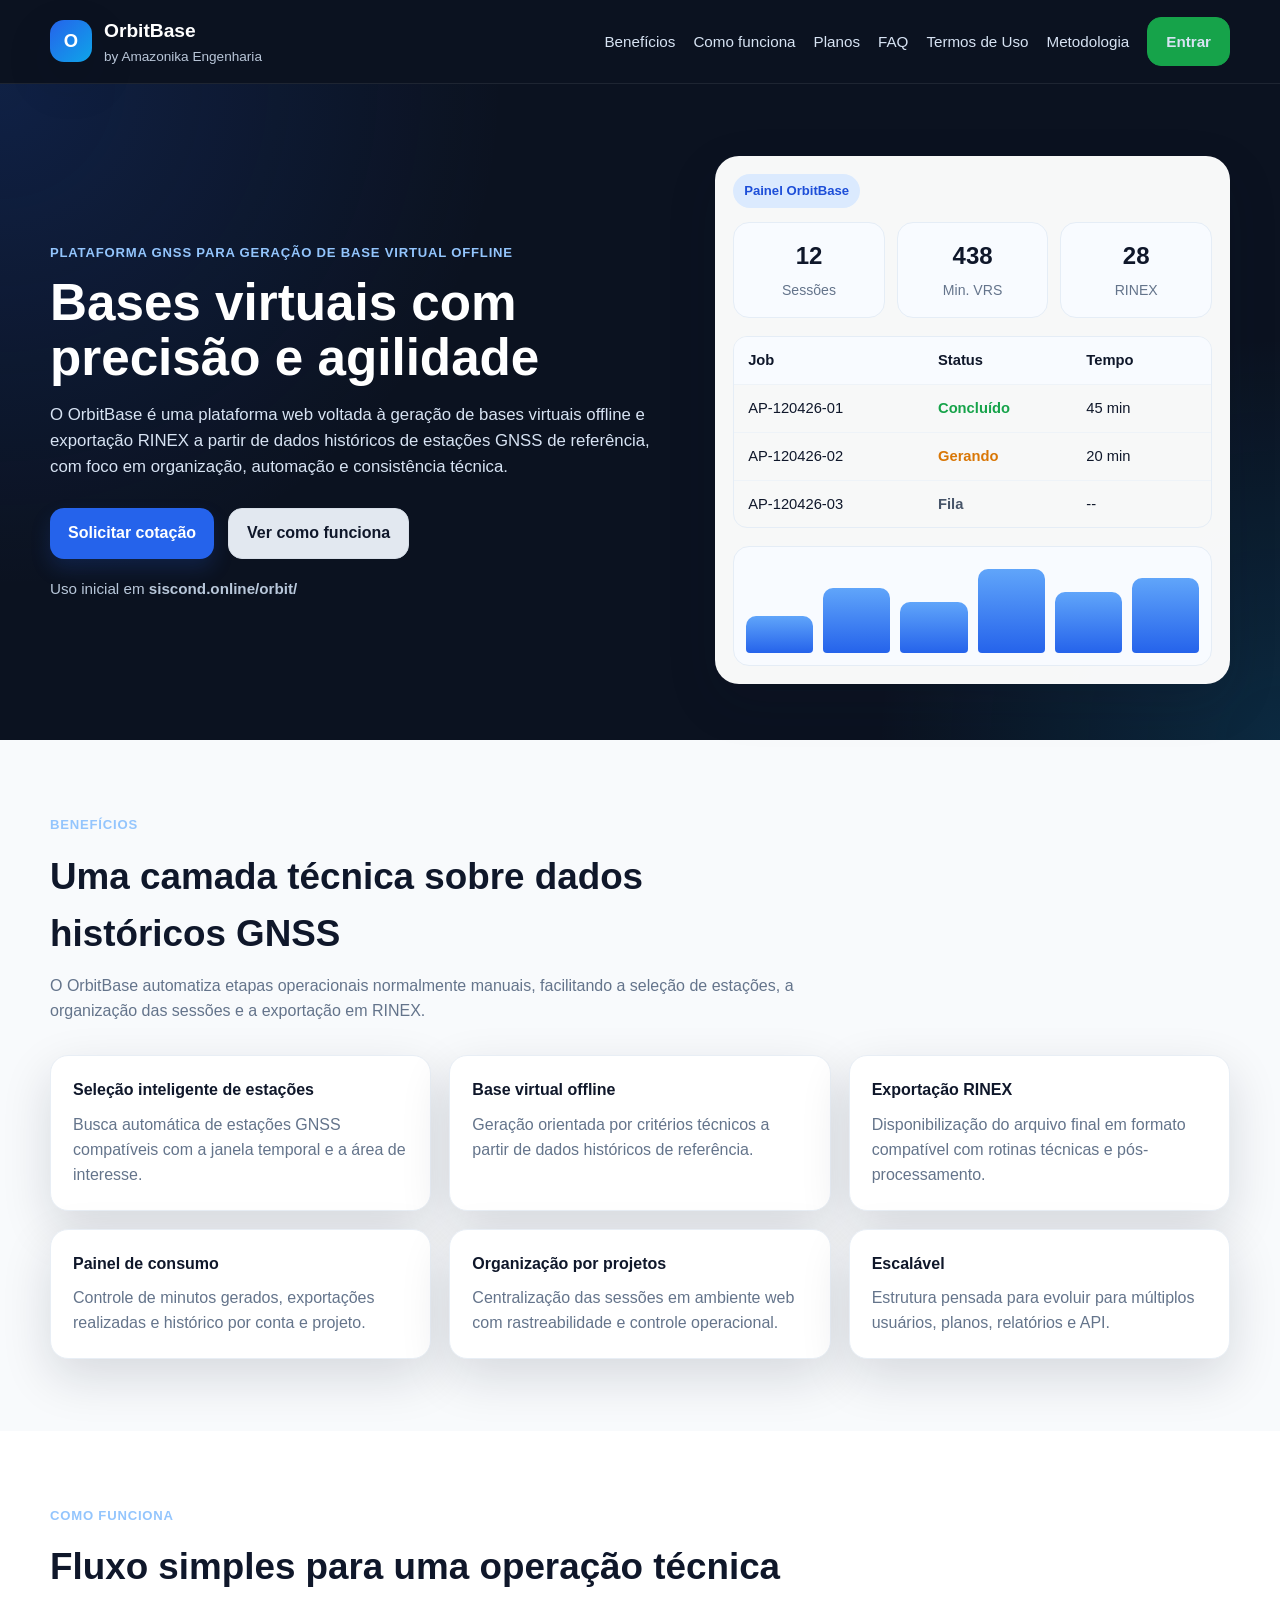
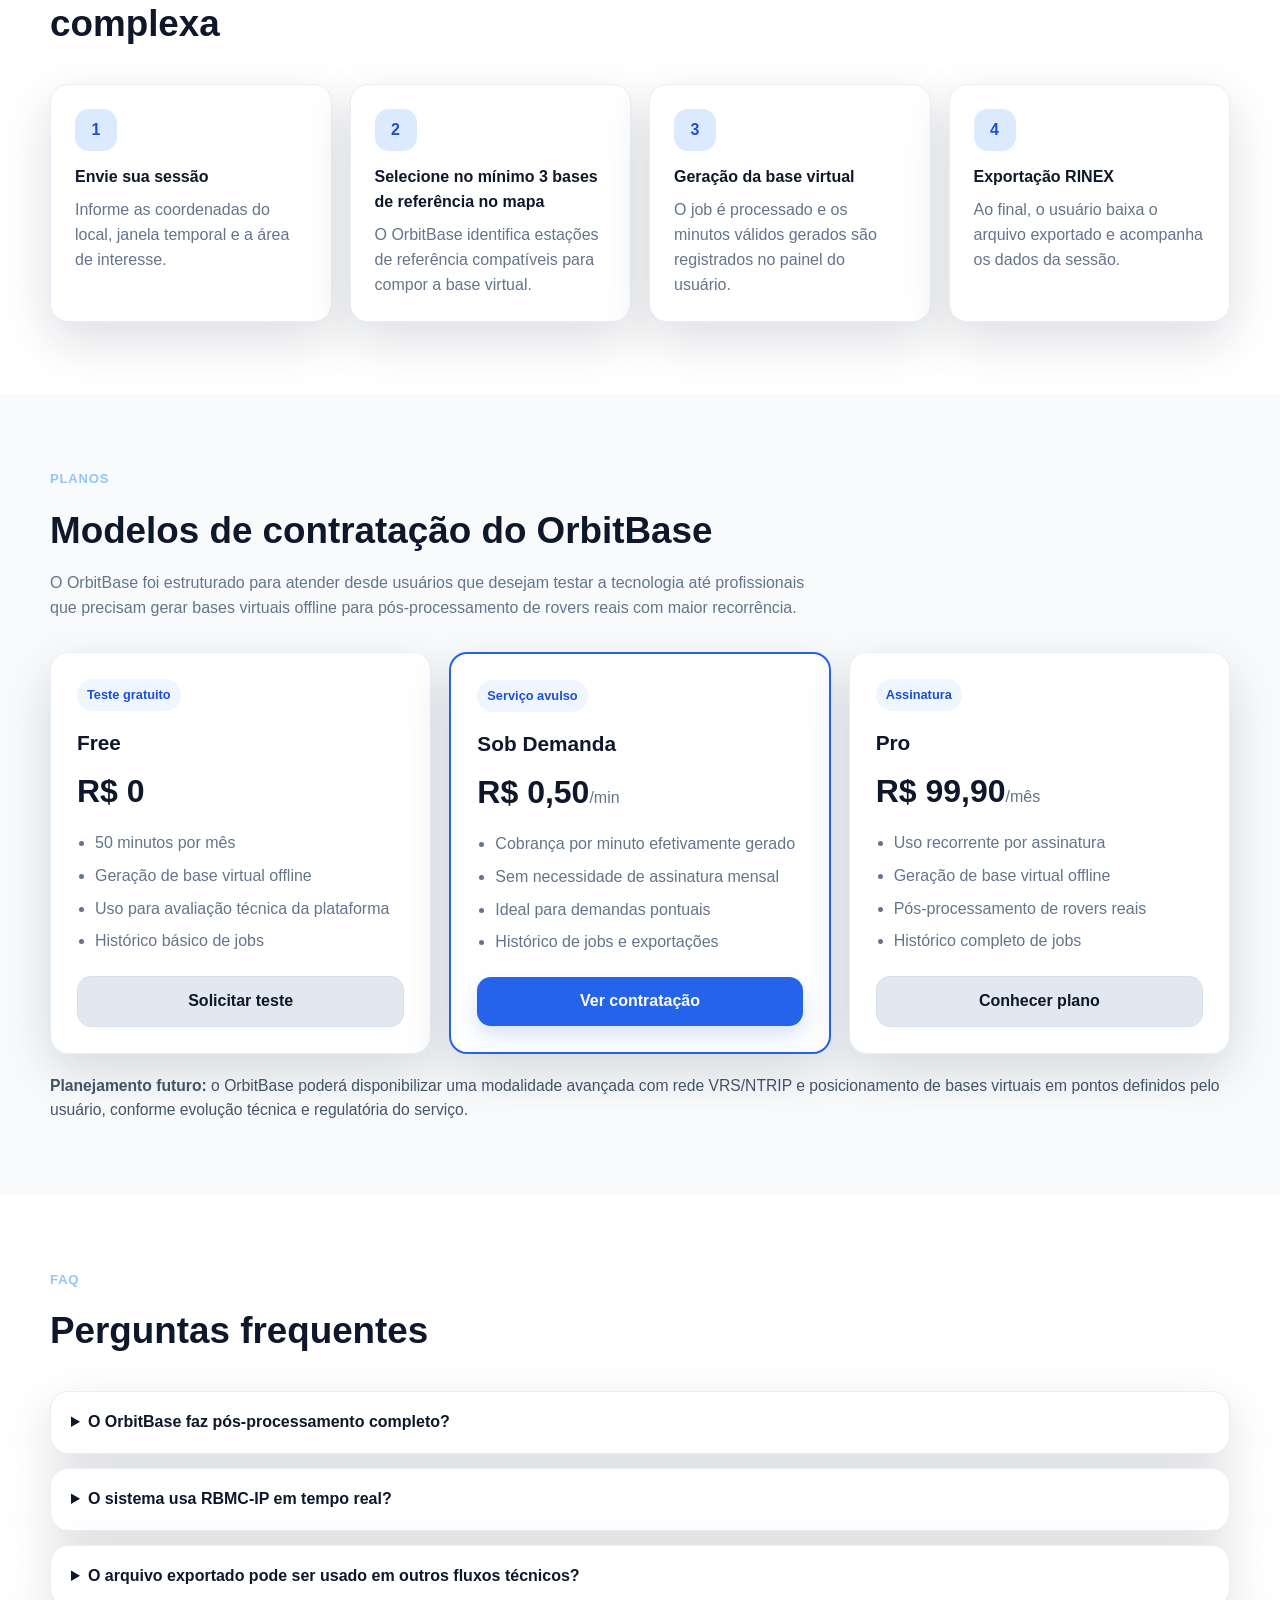
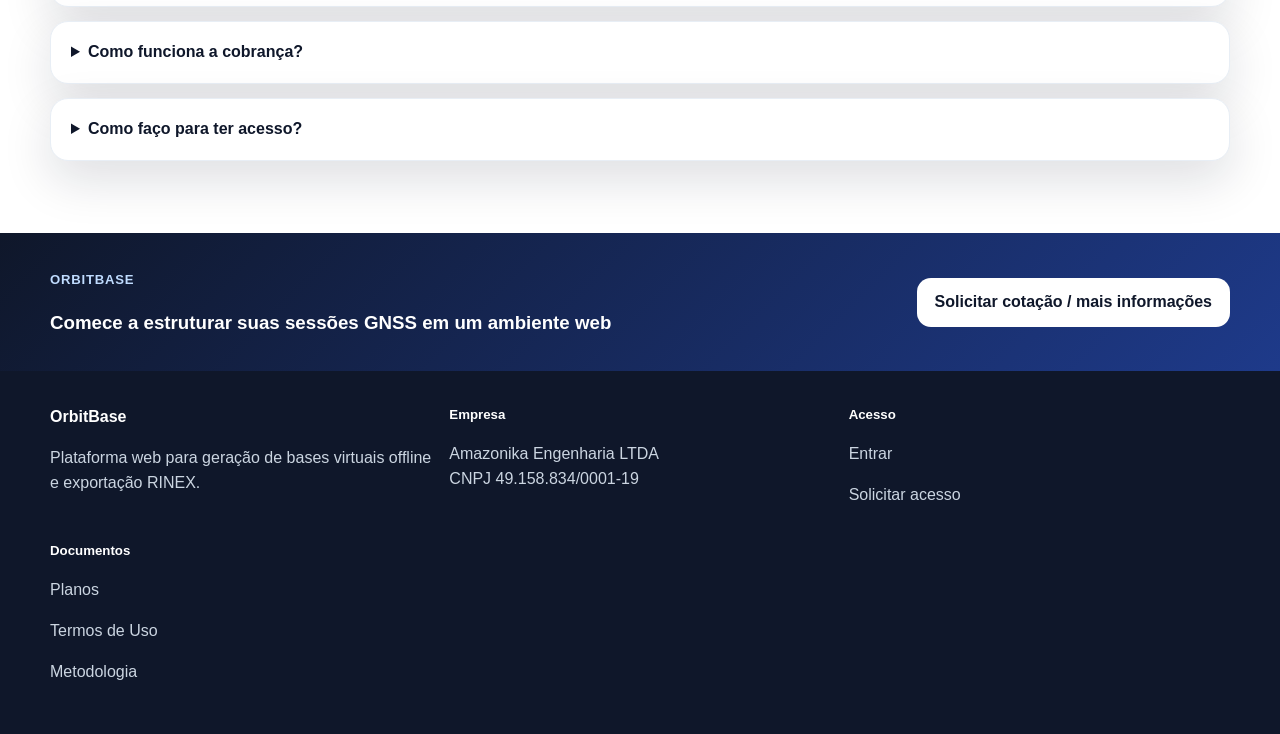
<file: frontend/index.html>
<!DOCTYPE html>
<html lang="pt-BR">
<head>
  <meta charset="UTF-8" />
  <meta name="viewport" content="width=device-width, initial-scale=1.0" />
  <title>OrbitBase | Bases virtuais com precisão e agilidade</title>
  <meta name="description" content="OrbitBase é uma plataforma web para geração de bases virtuais offline e exportação RINEX a partir de dados históricos de estações GNSS de referência." />
  <link rel="stylesheet" href="./styles.css" />
</head>
<body>
  <header class="topbar">
    <div class="container topbar-inner">
      <div class="brand">
        <div class="brand-mark">O</div>
        <div>
          <h1>OrbitBase</h1>
          <p>by Amazonika Engenharia</p>
        </div>
      </div>

      <nav class="nav">
        <a href="#beneficios">Benefícios</a>
        <a href="#como-funciona">Como funciona</a>
        <a href="./pricing.html">Planos</a>
        <a href="#faq">FAQ</a>
        <a href="./terms.html">Termos de Uso</a>
        <a href="./methodology.html">Metodologia</a>
        <a class="btn btn-outline" href="./auth.html">Entrar</a>
      </nav>
    </div>
  </header>

  <main>
    <section class="hero">
      <div class="container hero-grid">
        <div class="hero-copy">
          <span class="eyebrow">Plataforma GNSS para geração de base virtual offline</span>
          <h2>Bases virtuais com precisão e agilidade</h2>
          <p class="hero-text">
            O OrbitBase é uma plataforma web voltada à geração de bases virtuais offline
            e exportação RINEX a partir de dados históricos de estações GNSS de referência,
            com foco em organização, automação e consistência técnica.
          </p>

          <div class="hero-actions">
            <a class="btn btn-primary" href="./contato.html">Solicitar cotação</a>
            <a class="btn btn-secondary" href="#como-funciona">Ver como funciona</a>
          </div>

          <div class="hero-note">
            Uso inicial em <strong>siscond.online/orbit/</strong>
          </div>
        </div>

        <div class="hero-card">
          <div class="card">
            <div class="card-header">
              <span class="badge">Painel OrbitBase</span>
            </div>
            <div class="card-body">
              <div class="metric-row">
                <div class="metric">
                  <strong>12</strong>
                  <span>Sessões</span>
                </div>
                <div class="metric">
                  <strong>438</strong>
                  <span>Min. VRS</span>
                </div>
                <div class="metric">
                  <strong>28</strong>
                  <span>RINEX</span>
                </div>
              </div>

              <div class="mini-table">
                <div class="mini-row mini-head">
                  <span>Job</span>
                  <span>Status</span>
                  <span>Tempo</span>
                </div>
                <div class="mini-row">
                  <span>AP-120426-01</span>
                  <span class="status done">Concluído</span>
                  <span>45 min</span>
                </div>
                <div class="mini-row">
                  <span>AP-120426-02</span>
                  <span class="status running">Gerando</span>
                  <span>20 min</span>
                </div>
                <div class="mini-row">
                  <span>AP-120426-03</span>
                  <span class="status queued">Fila</span>
                  <span>--</span>
                </div>
              </div>

              <div class="fake-chart">
                <div class="bar h40"></div>
                <div class="bar h70"></div>
                <div class="bar h55"></div>
                <div class="bar h90"></div>
                <div class="bar h65"></div>
                <div class="bar h80"></div>
              </div>
            </div>
          </div>
        </div>
      </div>
    </section>

    <section class="section muted" id="beneficios">
      <div class="container">
        <div class="section-head">
          <span class="eyebrow">Benefícios</span>
          <h3>Uma camada técnica sobre dados históricos GNSS</h3>
          <p>
            O OrbitBase automatiza etapas operacionais normalmente manuais, facilitando
            a seleção de estações, a organização das sessões e a exportação em RINEX.
          </p>
        </div>

        <div class="feature-grid">
          <article class="feature-card">
            <h4>Seleção inteligente de estações</h4>
            <p>Busca automática de estações GNSS compatíveis com a janela temporal e a área de interesse.</p>
          </article>

          <article class="feature-card">
            <h4>Base virtual offline</h4>
            <p>Geração orientada por critérios técnicos a partir de dados históricos de referência.</p>
          </article>

          <article class="feature-card">
            <h4>Exportação RINEX</h4>
            <p>Disponibilização do arquivo final em formato compatível com rotinas técnicas e pós-processamento.</p>
          </article>

          <article class="feature-card">
            <h4>Painel de consumo</h4>
            <p>Controle de minutos gerados, exportações realizadas e histórico por conta e projeto.</p>
          </article>

          <article class="feature-card">
            <h4>Organização por projetos</h4>
            <p>Centralização das sessões em ambiente web com rastreabilidade e controle operacional.</p>
          </article>

          <article class="feature-card">
            <h4>Escalável</h4>
            <p>Estrutura pensada para evoluir para múltiplos usuários, planos, relatórios e API.</p>
          </article>
        </div>
      </div>
    </section>

    <section class="section" id="como-funciona">
      <div class="container">
        <div class="section-head">
          <span class="eyebrow">Como funciona</span>
          <h3>Fluxo simples para uma operação técnica complexa</h3>
        </div>

        <div class="steps">
          <div class="step">
            <div class="step-number">1</div>
            <h4>Envie sua sessão</h4>
            <p>Informe as coordenadas do local, janela temporal e a área de interesse.</p>
          </div>

          <div class="step">
            <div class="step-number">2</div>
            <h4>Selecione no mínimo 3 bases de referência no mapa</h4>
            <p>O OrbitBase identifica estações de referência compatíveis para compor a base virtual.</p>
          </div>

          <div class="step">
            <div class="step-number">3</div>
            <h4>Geração da base virtual</h4>
            <p>O job é processado e os minutos válidos gerados são registrados no painel do usuário.</p>
          </div>

          <div class="step">
            <div class="step-number">4</div>
            <h4>Exportação RINEX</h4>
            <p>Ao final, o usuário baixa o arquivo exportado e acompanha os dados da sessão.</p>
          </div>
        </div>
      </div>
    </section>

    <section class="section muted" id="planos">
      <div class="container">
        <div class="section-head">
          <span class="eyebrow">Planos</span>
          <h3>Modelos de contratação do OrbitBase</h3>
          <p>
            O OrbitBase foi estruturado para atender desde usuários que desejam testar a
            tecnologia até profissionais que precisam gerar bases virtuais offline para
            pós-processamento de rovers reais com maior recorrência.
          </p>
        </div>

        <div class="plans">
          <article class="plan-card">
            <span class="plan-tag">Teste gratuito</span>
            <h4>Free</h4>
            <div class="price">R$ 0</div>
            <ul>
              <li>50 minutos por mês</li>
              <li>Geração de base virtual offline</li>
              <li>Uso para avaliação técnica da plataforma</li>
              <li>Histórico básico de jobs</li>
            </ul>
            <a class="btn btn-secondary full" href="./contato.html?plano=Free">Solicitar teste</a>
          </article>

          <article class="plan-card featured">
            <span class="plan-tag">Serviço avulso</span>
            <h4>Sob Demanda</h4>
            <div class="price">R$ 0,50<span>/min</span></div>
            <ul>
              <li>Cobrança por minuto efetivamente gerado</li>
              <li>Sem necessidade de assinatura mensal</li>
              <li>Ideal para demandas pontuais</li>
              <li>Histórico de jobs e exportações</li>
            </ul>
            <a class="btn btn-primary full" href="./pricing.html">Ver contratação</a>
          </article>

          <article class="plan-card">
            <span class="plan-tag">Assinatura</span>
            <h4>Pro</h4>
            <div class="price">R$ 99,90<span>/mês</span></div>
            <ul>
              <li>Uso recorrente por assinatura</li>
              <li>Geração de base virtual offline</li>
              <li>Pós-processamento de rovers reais</li>
              <li>Histórico completo de jobs</li>
            </ul>
            <a class="btn btn-secondary full" href="./pricing.html">Conhecer plano</a>
          </article>
        </div>

        <div style="margin-top: 20px;">
          <p style="margin:0; color:#475569; font-size:0.98rem;">
            <strong>Planejamento futuro:</strong> o OrbitBase poderá disponibilizar uma modalidade
            avançada com rede VRS/NTRIP e posicionamento de bases virtuais em pontos definidos
            pelo usuário, conforme evolução técnica e regulatória do serviço.
          </p>
        </div>
      </div>
    </section>

    <section class="section" id="faq">
      <div class="container">
        <div class="section-head">
          <span class="eyebrow">FAQ</span>
          <h3>Perguntas frequentes</h3>
        </div>

        <div class="faq-list">
          <details class="faq-item">
            <summary>O OrbitBase faz pós-processamento completo?</summary>
            <p>
              O foco principal da plataforma é a geração de base virtual offline em formato compatível
              com fluxos técnicos de pós-processamento. O processamento final pode ser realizado em
              softwares compatíveis adotados pelo usuário.
            </p>
          </details>

          <details class="faq-item">
            <summary>O sistema usa RBMC-IP em tempo real?</summary>
            <p>
              Não. Nesta fase, a plataforma trabalha com dados históricos e não opera com RBMC-IP.
            </p>
          </details>

          <details class="faq-item">
            <summary>O arquivo exportado pode ser usado em outros fluxos técnicos?</summary>
            <p>
              Sim. A proposta do OrbitBase é fornecer arquivos organizados para integração com rotinas
              técnicas de pós-processamento GNSS, especialmente em levantamentos com rovers reais realizados em campo.
            </p>
          </details>

          <details class="faq-item">
            <summary>Como funciona a cobrança?</summary>
            <p>
              O OrbitBase poderá operar com três modalidades: uso gratuito limitado, contratação sob demanda
              por minuto efetivamente gerado e assinatura mensal para uso recorrente da geração de base virtual offline.
            </p>
          </details>

          <details class="faq-item">
            <summary>Como faço para ter acesso?</summary>
            <p>
              As contas são criadas pela Amazonika Engenharia. <a href="./contato.html">Solicite uma cotação ou mais informações</a>
              e retornamos com os dados de acesso.
            </p>
          </details>
        </div>
      </div>
    </section>

    <section class="cta-strip">
      <div class="container cta-strip-inner">
        <div>
          <span class="eyebrow light">OrbitBase</span>
          <h3>Comece a estruturar suas sessões GNSS em um ambiente web</h3>
        </div>
        <a class="btn btn-light" href="./contato.html">Solicitar cotação / mais informações</a>
      </div>
    </section>
  </main>

  <footer class="footer">
    <div class="container footer-grid">
      <div>
        <h4>OrbitBase</h4>
        <p>Plataforma web para geração de bases virtuais offline e exportação RINEX.</p>
      </div>

      <div>
        <h5>Empresa</h5>
        <p>Amazonika Engenharia LTDA<br />CNPJ 49.158.834/0001-19</p>
      </div>

      <div>
        <h5>Acesso</h5>
        <p><a href="./auth.html">Entrar</a></p>
        <p><a href="./contato.html">Solicitar acesso</a></p>
      </div>

      <div>
        <h5>Documentos</h5>
        <p><a href="./pricing.html">Planos</a></p>
        <p><a href="./terms.html">Termos de Uso</a></p>
        <p><a href="./methodology.html">Metodologia</a></p>
      </div>
    </div>
  </footer>

  <script src="./script.js?v=201"></script>
</body>
</html>
</file>
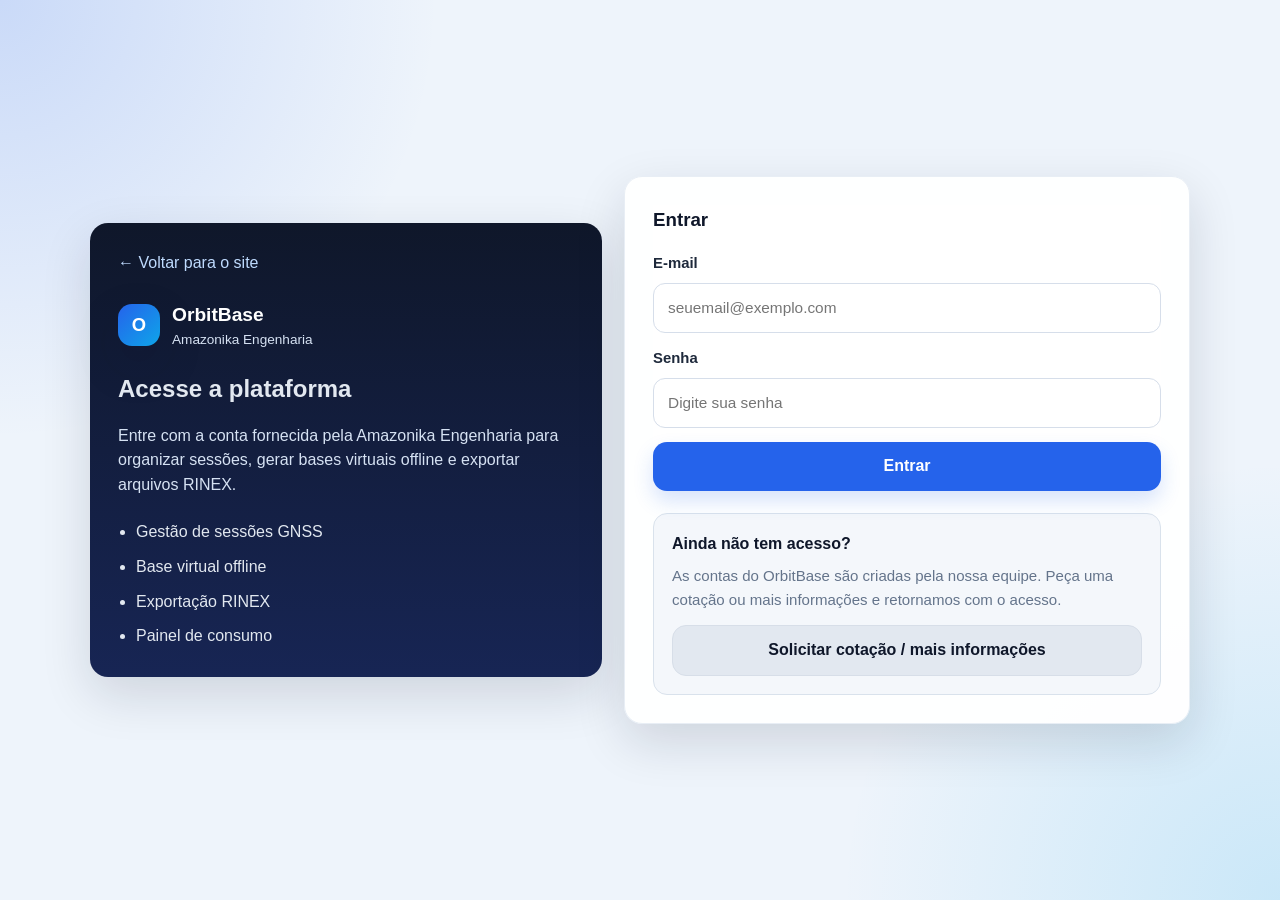
<file: frontend/auth.html>
<!DOCTYPE html>
<html lang="pt-BR">
<head>
  <meta charset="UTF-8" />
  <meta name="viewport" content="width=device-width, initial-scale=1.0" />
  <title>OrbitBase | Acesso</title>
  <meta name="description" content="Acesse o OrbitBase para gerenciar sessões, gerar bases virtuais offline e exportar RINEX." />
  <link rel="stylesheet" href="./styles.css" />
</head>
<body class="auth-body">
  <main class="auth-wrap">
    <section class="auth-panel auth-brand">
      <a href="./index.html" class="back-link">← Voltar para o site</a>

      <div class="brand brand-auth">
        <div class="brand-mark">O</div>
        <div>
          <h1>OrbitBase</h1>
          <p>Amazonika Engenharia</p>
        </div>
      </div>

      <h2>Acesse a plataforma</h2>
      <p>
        Entre com a conta fornecida pela Amazonika Engenharia para organizar sessões,
        gerar bases virtuais offline e exportar arquivos RINEX.
      </p>

      <ul class="auth-points">
        <li>Gestão de sessões GNSS</li>
        <li>Base virtual offline</li>
        <li>Exportação RINEX</li>
        <li>Painel de consumo</li>
      </ul>
    </section>

    <section class="auth-panel auth-form-panel">
      <div id="auth-message" class="message-box hidden"></div>

      <div id="login-tab" class="tab-content active">
        <form id="login-form" class="form-card">
          <h3>Entrar</h3>

          <label for="login-email">E-mail</label>
          <input id="login-email" type="email" placeholder="seuemail@exemplo.com" required />

          <label for="login-password">Senha</label>
          <input id="login-password" type="password" placeholder="Digite sua senha" required />

          <button type="submit" class="btn btn-primary full">Entrar</button>
        </form>

        <div class="access-request">
          <h4>Ainda não tem acesso?</h4>
          <p>
            As contas do OrbitBase são criadas pela nossa equipe. Peça uma cotação
            ou mais informações e retornamos com o acesso.
          </p>
          <a class="btn btn-secondary full" href="./contato.html">Solicitar cotação / mais informações</a>
        </div>
      </div>
    </section>
  </main>

  <script src="./script.js"></script>
</body>
</html>
</file>
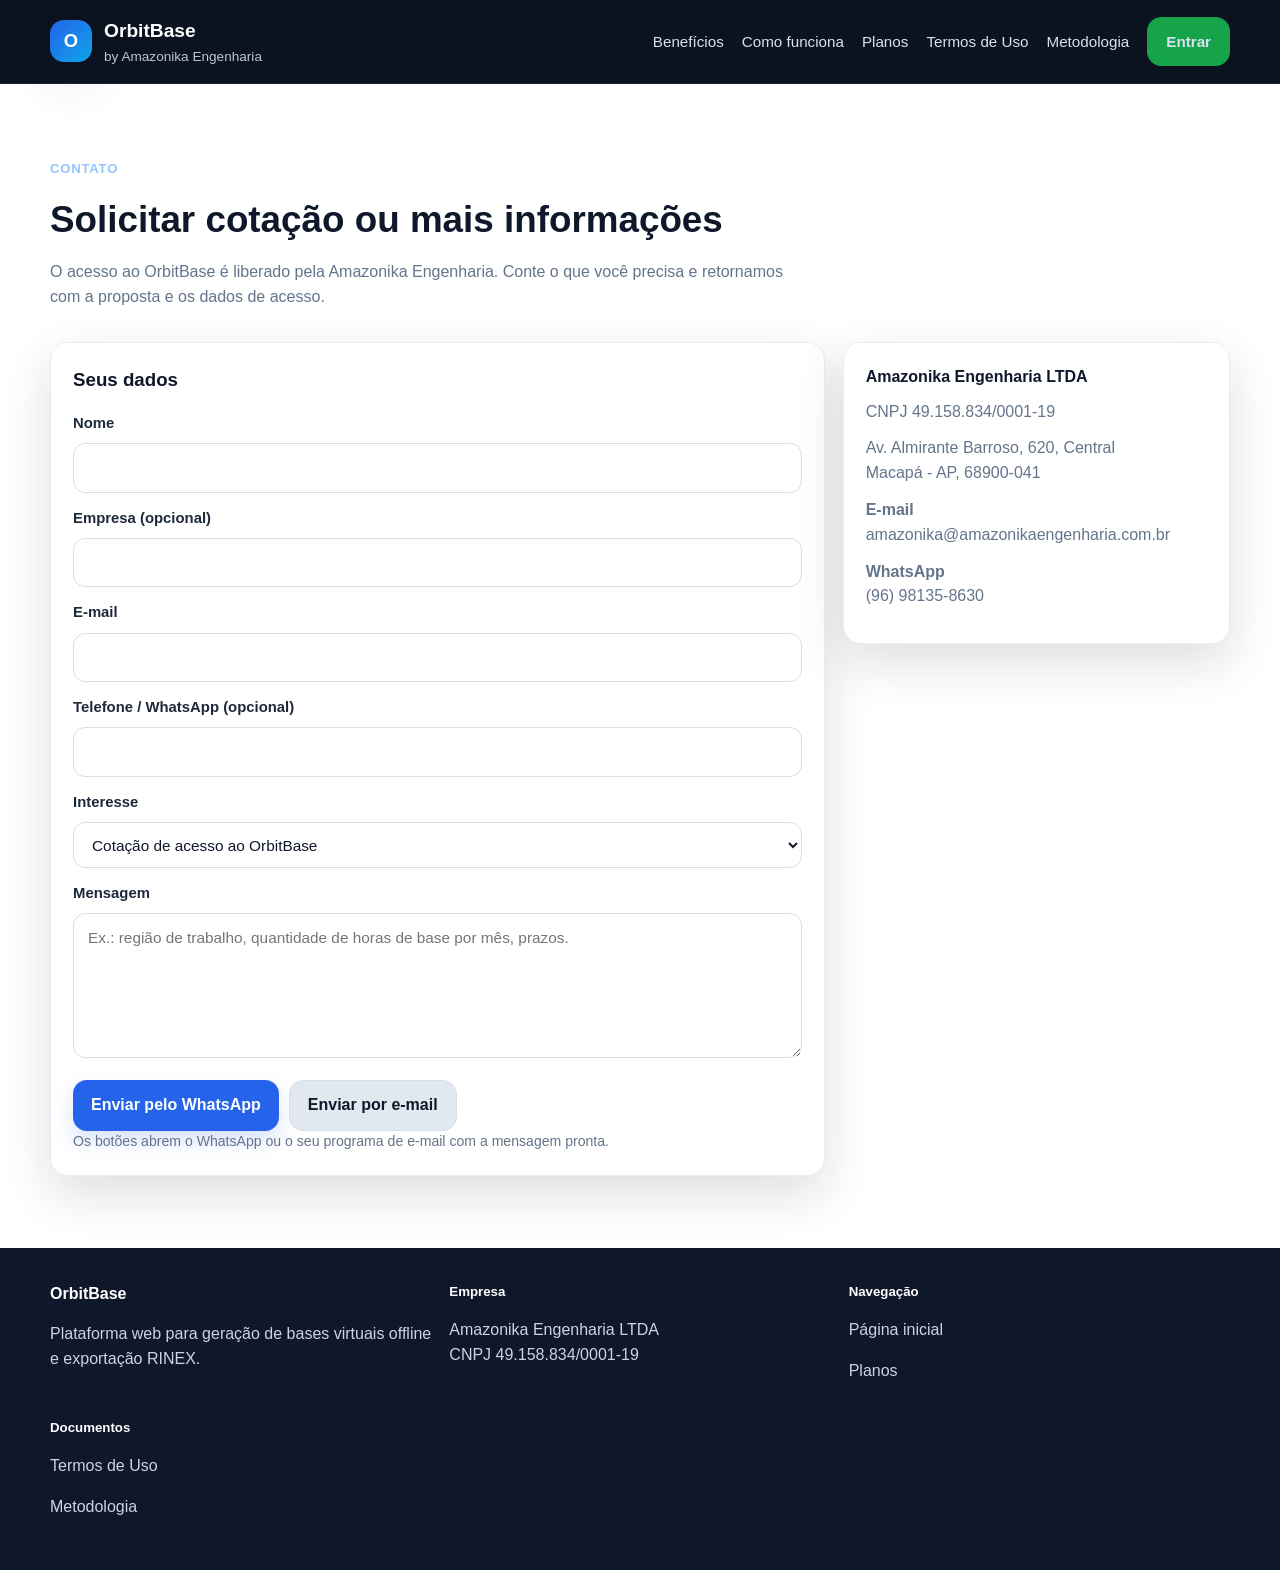
<file: frontend/contato.html>
<!DOCTYPE html>
<html lang="pt-BR">
<head>
  <meta charset="UTF-8" />
  <meta name="viewport" content="width=device-width, initial-scale=1.0" />
  <title>OrbitBase | Solicitar cotação</title>
  <meta name="description" content="Solicite uma cotação ou mais informações sobre o OrbitBase à Amazonika Engenharia." />
  <link rel="stylesheet" href="./styles.css" />
</head>
<body>
  <header class="topbar">
    <div class="container topbar-inner">
      <div class="brand">
        <div class="brand-mark">O</div>
        <div>
          <h1>OrbitBase</h1>
          <p>by Amazonika Engenharia</p>
        </div>
      </div>

      <nav class="nav">
        <a href="./index.html#beneficios">Benefícios</a>
        <a href="./index.html#como-funciona">Como funciona</a>
        <a href="./pricing.html">Planos</a>
        <a href="./terms.html">Termos de Uso</a>
        <a href="./methodology.html">Metodologia</a>
        <a class="btn btn-outline" href="./auth.html">Entrar</a>
      </nav>
    </div>
  </header>

  <main>
    <section class="section">
      <div class="container">
        <div class="section-head">
          <span class="eyebrow">Contato</span>
          <h3>Solicitar cotação ou mais informações</h3>
          <p>
            O acesso ao OrbitBase é liberado pela Amazonika Engenharia. Conte o que você precisa
            e retornamos com a proposta e os dados de acesso.
          </p>
        </div>

        <div class="contact-grid">
          <form id="contact-form" class="form-card contact-form feature-card">
            <h3>Seus dados</h3>

            <label for="c-name">Nome</label>
            <input id="c-name" type="text" required />

            <label for="c-company">Empresa (opcional)</label>
            <input id="c-company" type="text" />

            <label for="c-email">E-mail</label>
            <input id="c-email" type="email" required />

            <label for="c-phone">Telefone / WhatsApp (opcional)</label>
            <input id="c-phone" type="tel" />

            <label for="c-interest">Interesse</label>
            <select id="c-interest">
              <option>Cotação de acesso ao OrbitBase</option>
              <option>Plano Free (teste)</option>
              <option>Plano Sob Demanda</option>
              <option>Plano Pro</option>
              <option>Serviços de topografia e geodésia</option>
              <option>Outras informações</option>
            </select>

            <label for="c-message">Mensagem</label>
            <textarea id="c-message" rows="5" placeholder="Ex.: região de trabalho, quantidade de horas de base por mês, prazos."></textarea>

            <div class="contact-actions">
              <button type="submit" class="btn btn-primary" data-channel="whatsapp">Enviar pelo WhatsApp</button>
              <button type="submit" class="btn btn-secondary" data-channel="email">Enviar por e-mail</button>
            </div>
            <p class="helper-text">Os botões abrem o WhatsApp ou o seu programa de e-mail com a mensagem pronta.</p>
          </form>

          <aside class="feature-card contact-info">
            <h4>Amazonika Engenharia LTDA</h4>
            <p>CNPJ 49.158.834/0001-19</p>
            <p>Av. Almirante Barroso, 620, Central<br />Macapá - AP, 68900-041</p>
            <p><strong>E-mail</strong><br /><a id="contact-email-link" href="#"></a></p>
            <p><strong>WhatsApp</strong><br /><a id="contact-whatsapp-link" href="#" target="_blank" rel="noopener"></a></p>
          </aside>
        </div>
      </div>
    </section>
  </main>

  <footer class="footer">
    <div class="container footer-grid">
      <div>
        <h4>OrbitBase</h4>
        <p>Plataforma web para geração de bases virtuais offline e exportação RINEX.</p>
      </div>

      <div>
        <h5>Empresa</h5>
        <p>Amazonika Engenharia LTDA<br />CNPJ 49.158.834/0001-19</p>
      </div>

      <div>
        <h5>Navegação</h5>
        <p><a href="./index.html">Página inicial</a></p>
        <p><a href="./pricing.html">Planos</a></p>
      </div>

      <div>
        <h5>Documentos</h5>
        <p><a href="./terms.html">Termos de Uso</a></p>
        <p><a href="./methodology.html">Metodologia</a></p>
      </div>
    </div>
  </footer>

  <script src="./contato.js"></script>
</body>
</html>
</file>
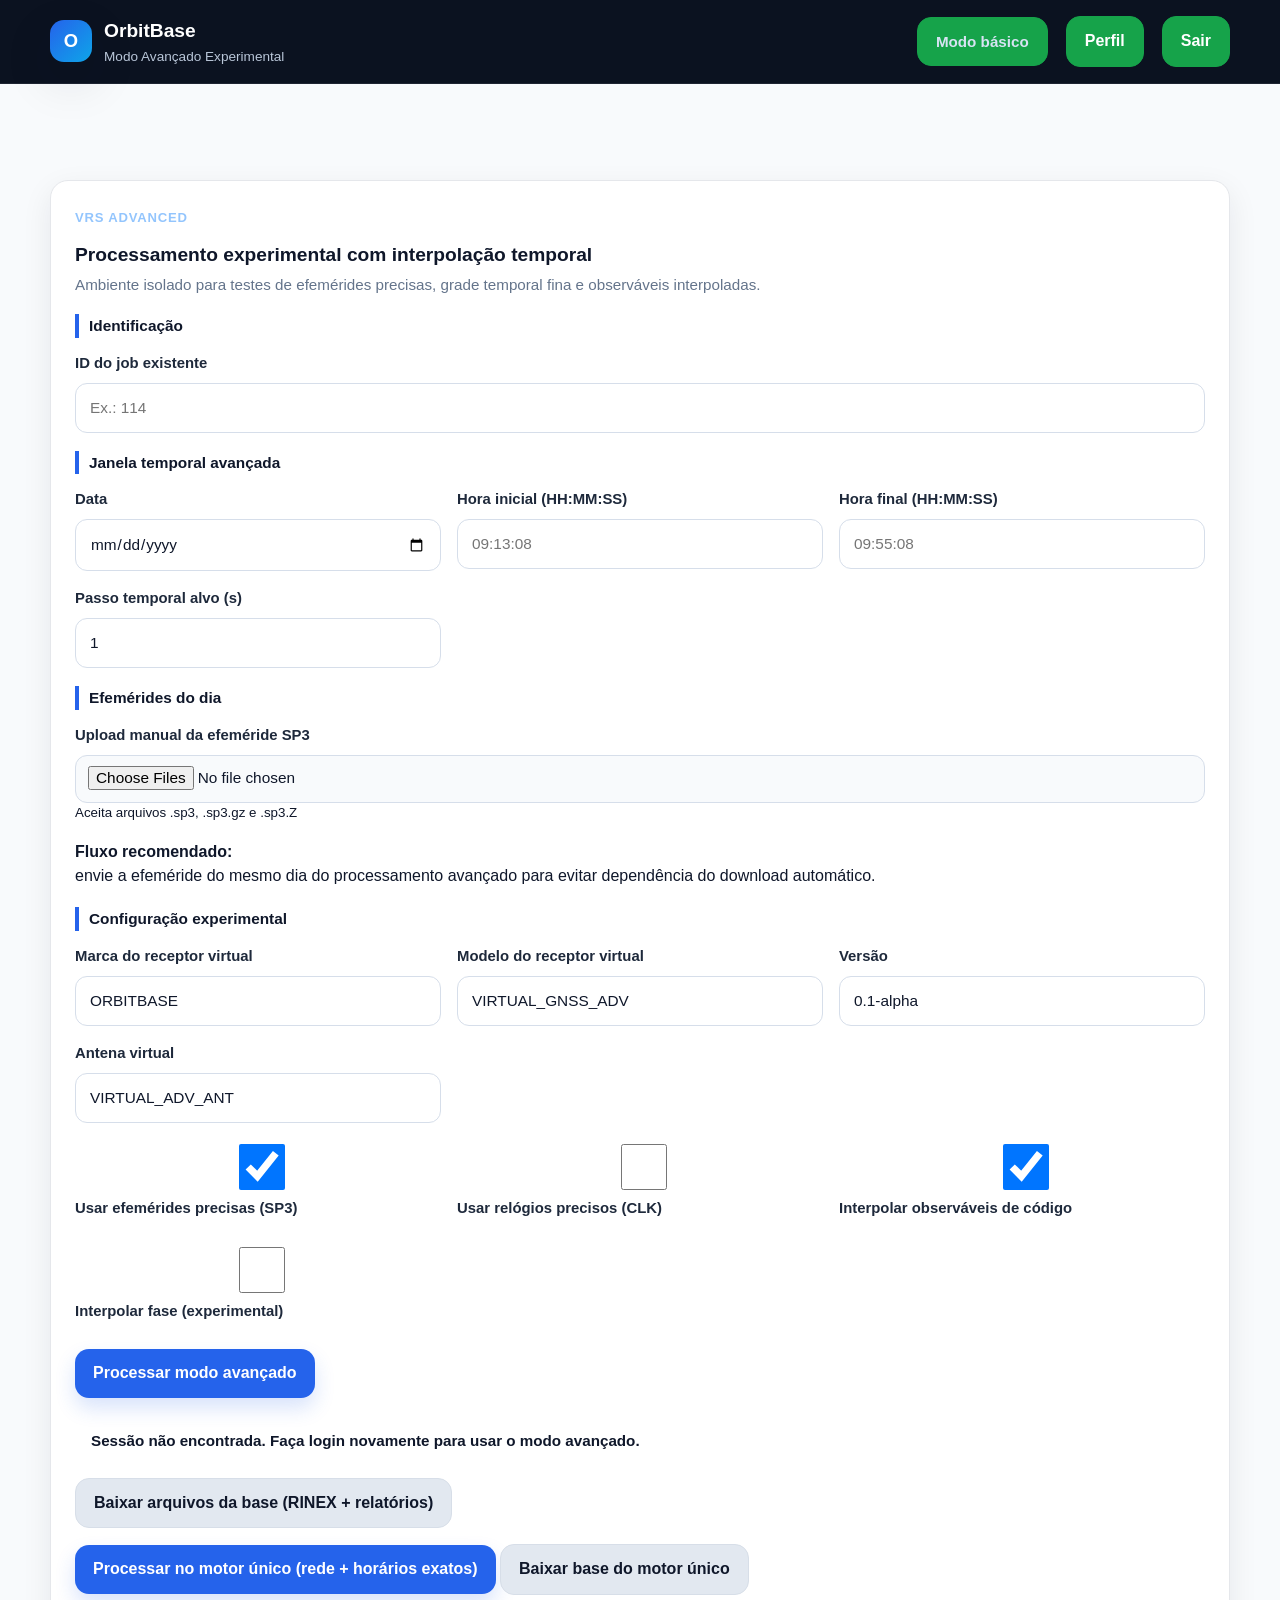
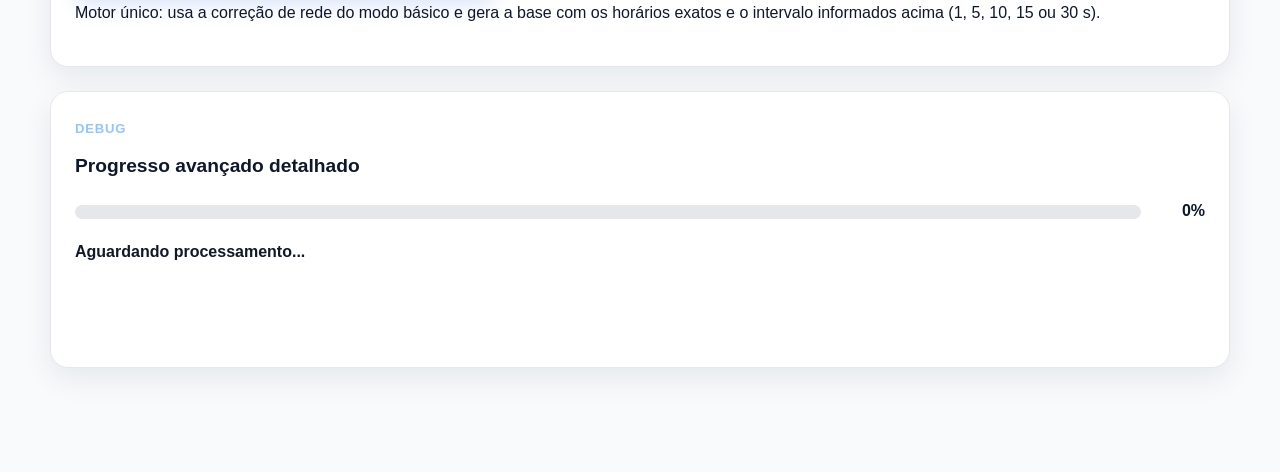
<file: frontend/dashboard_advanced.html>
<!DOCTYPE html>
<html lang="pt-BR">
<head>
  <meta charset="UTF-8" />
  <meta name="viewport" content="width=device-width, initial-scale=1.0" />
  <title>OrbitBase | Dashboard Avançada</title>
  <link rel="stylesheet" href="./styles.css?v=701" />
</head>
<body class="dashboard-body">
  <header class="topbar">
    <div class="container topbar-inner">
      <div class="brand">
        <div class="brand-mark">O</div>
        <div>
          <h1>OrbitBase</h1>
          <p>Modo Avançado Experimental</p>
        </div>
      </div>

      <nav class="nav">
        <a class="btn btn-outline" href="./dashboard.html">Modo básico</a>
        <button id="go-profile-btn" class="btn btn-outline" type="button">Perfil</button>
        <button id="logout-btn" class="btn btn-outline" type="button">Sair</button>
      </nav>
    </div>
  </header>

  <main class="section muted">
    <div class="container dashboard-shell">

      <section class="dashboard-card dashboard-card-full">
        <div class="dashboard-head">
          <div>
            <span class="eyebrow">VRS Advanced</span>
            <h3>Processamento experimental com interpolação temporal</h3>
            <p class="section-subtitle">
              Ambiente isolado para testes de efemérides precisas, grade temporal fina e observáveis interpoladas.
            </p>
          </div>
        </div>

        <form id="advanced-job-form" class="form-card" enctype="multipart/form-data">
          <div class="form-section-title">Identificação</div>
          <div class="form-grid">
            <div class="form-field form-field-full">
              <label for="advanced-job-id">ID do job existente</label>
              <input id="advanced-job-id" type="number" min="1" placeholder="Ex.: 114" required />
            </div>
          </div>

          <div class="form-section-title">Janela temporal avançada</div>
          <div class="form-grid">
            <div class="form-field">
              <label for="advanced-session-date">Data</label>
              <input id="advanced-session-date" type="date" required />
            </div>

            <div class="form-field">
              <label for="advanced-start-time">Hora inicial (HH:MM:SS)</label>
              <input id="advanced-start-time" type="text" placeholder="09:13:08" required />
            </div>

            <div class="form-field">
              <label for="advanced-end-time">Hora final (HH:MM:SS)</label>
              <input id="advanced-end-time" type="text" placeholder="09:55:08" required />
            </div>

            <div class="form-field">
              <label for="advanced-step-seconds">Passo temporal alvo (s)</label>
              <input id="advanced-step-seconds" type="number" min="1" value="1" required />
            </div>
          </div>

    <div class="form-section-title">Efemérides do dia</div>
<div class="form-grid">
  <div class="form-field form-field-full">
    <label for="advanced-sp3-file">Upload manual da efeméride SP3</label>
    <input
      id="advanced-sp3-file"
      type="file"
      multiple
      accept=".sp3,.SP3,.gz,.GZ,.z,.Z"
    />
    <small>Aceita arquivos .sp3, .sp3.gz e .sp3.Z</small>
  </div>


            <div class="form-field form-field-full">
              <div class="upload-info-box">
                <strong>Fluxo recomendado:</strong><br />
                envie a efeméride do mesmo dia do processamento avançado para evitar dependência do download automático.
              </div>
            </div>
          </div>

          <div class="form-section-title">Configuração experimental</div>
          <div class="form-grid">
            <div class="form-field">
              <label for="advanced-receiver-brand">Marca do receptor virtual</label>
              <input id="advanced-receiver-brand" type="text" value="ORBITBASE" />
            </div>

            <div class="form-field">
              <label for="advanced-receiver-model">Modelo do receptor virtual</label>
              <input id="advanced-receiver-model" type="text" value="VIRTUAL_GNSS_ADV" />
            </div>

            <div class="form-field">
              <label for="advanced-receiver-version">Versão</label>
              <input id="advanced-receiver-version" type="text" value="0.1-alpha" />
            </div>

            <div class="form-field">
              <label for="advanced-antenna-model">Antena virtual</label>
              <input id="advanced-antenna-model" type="text" value="VIRTUAL_ADV_ANT" />
            </div>
          </div>

          <div class="form-grid">
            <div class="form-field">
              <label>
                <input id="advanced-use-sp3" type="checkbox" checked />
                Usar efemérides precisas (SP3)
              </label>
            </div>

            <div class="form-field">
              <label>
                <input id="advanced-use-clk" type="checkbox" />
                Usar relógios precisos (CLK)
              </label>
            </div>

            <div class="form-field">
              <label>
                <input id="advanced-interpolate-code" type="checkbox" checked />
                Interpolar observáveis de código
              </label>
            </div>

            <div class="form-field">
              <label>
                <input id="advanced-interpolate-phase" type="checkbox" />
                Interpolar fase (experimental)
              </label>
            </div>
          </div>

          <div class="job-actions">
            <button id="advanced-process-btn" type="submit" class="btn btn-primary">
              Processar modo avançado
            </button>
          </div>
        </form>

        <div id="advanced-message" class="message-box hidden"></div>
        <div class="form-actions" style="margin-top: 12px;">
          <button id="advanced-download-btn" type="button" class="btn btn-secondary">
            Baixar arquivos da base (RINEX + relatórios)
          </button>
        </div>
        <div class="form-actions" style="margin-top: 16px; flex-wrap: wrap; gap: 8px;">
          <button id="unified-process-btn" type="button" class="btn btn-primary">
            Processar no motor único (rede + horários exatos)
          </button>
          <button id="unified-download-btn" type="button" class="btn btn-secondary">
            Baixar base do motor único
          </button>
        </div>
        <p class="muted" style="margin-top: 6px;">
          Motor único: usa a correção de rede do modo básico e gera a base com os horários
          exatos e o intervalo informados acima (1, 5, 10, 15 ou 30 s).
        </p>
      </section>

      <section class="dashboard-card dashboard-card-full">
        <div class="dashboard-head">
          <div>
            <span class="eyebrow">Debug</span>
            <h3>Progresso avançado detalhado</h3>
          </div>
        </div>

        <div class="ob-progress-wrap">
          <div class="ob-progress-bar">
            <div id="advanced-progress-bar" class="ob-progress-fill" style="width: 0%;"></div>
          </div>
          <div id="advanced-progress-percent" class="ob-progress-percent">0%</div>
        </div>

        <div id="advanced-progress-step" class="ob-modal-message">
          Aguardando processamento...
        </div>

        <pre id="advanced-progress-detail" class="ob-modal-detail" style="white-space: pre-wrap;"></pre>
      </section>
    </div>
  </main>

  <script src="./script_advanced.js?v=802"></script>
</body>
</html>
</file>
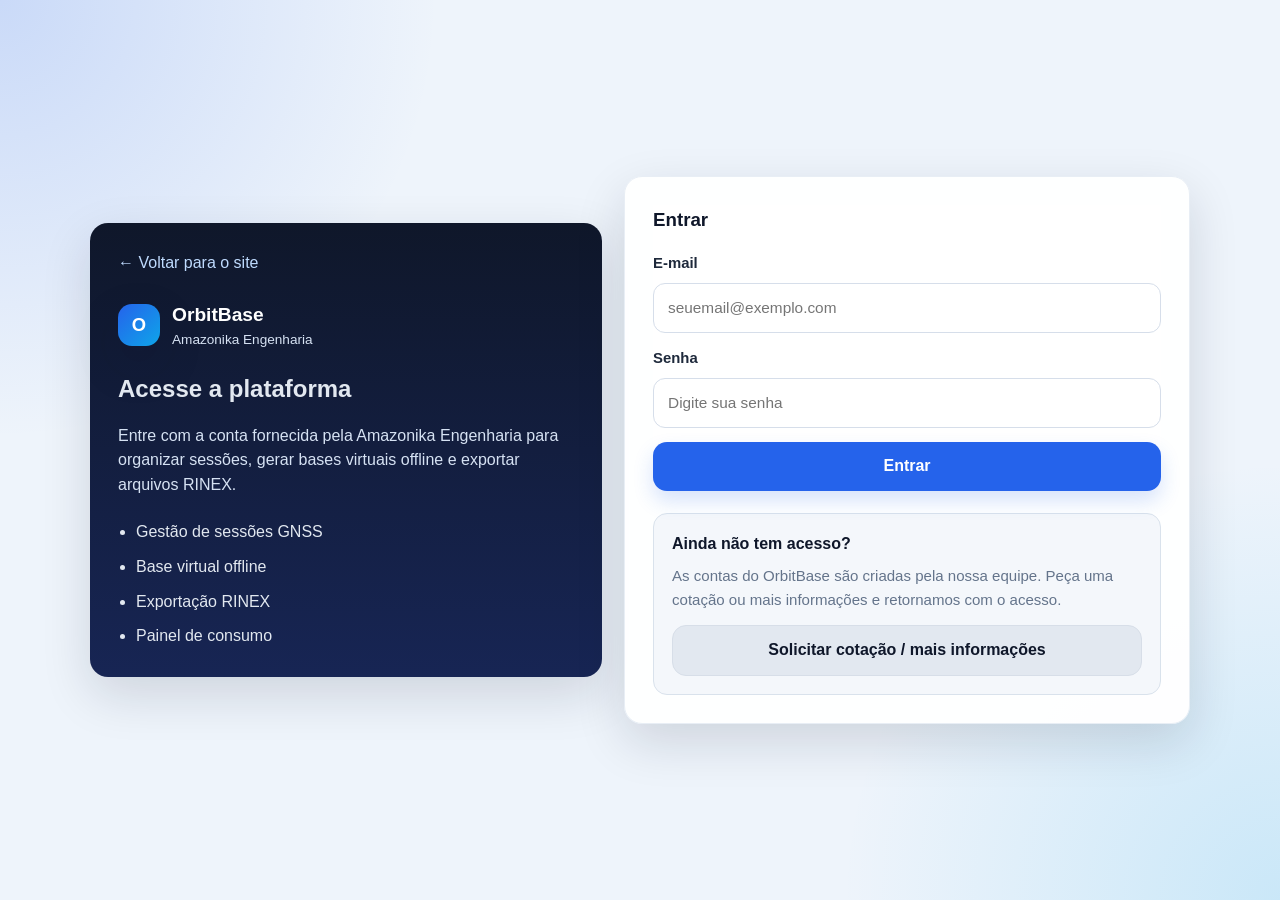
<file: frontend/downloads.html>
<!DOCTYPE html>
<html lang="pt-BR">
<head>
  <meta charset="UTF-8" />
  <meta name="viewport" content="width=device-width, initial-scale=1.0" />
  <title>OrbitBase | Efemérides e RBMC</title>

  <link rel="preconnect" href="https://fonts.googleapis.com" />
  <link rel="preconnect" href="https://fonts.gstatic.com" crossorigin />
  <link href="https://fonts.googleapis.com/css2?family=Inter:wght@400;500;600;700&display=swap" rel="stylesheet" />
  <link rel="stylesheet" href="./styles.css?v=505" />
  <link rel="stylesheet" href="./unified.css?v=6" />
</head>
<body class="dashboard-body ob-unified">

  <header class="ob-topbar">
    <div class="ob-wrap ob-topbar-inner">
      <div class="ob-brand">
        <div class="ob-brand-mark">O</div>
        <div>
          <strong>OrbitBase</strong>
          <span>Efemérides e RBMC por data</span>
        </div>
      </div>
      <nav class="ob-nav">
        <a class="ob-btn ob-btn-ghost ob-btn-sm" href="./dashboard.html">Base VRS</a>
        <a id="user-name-nav" class="ob-user-pill" href="./profile.html" title="Meu perfil">Carregando...</a>
        <button id="logout-btn" class="ob-btn ob-btn-ghost" type="button">Sair</button>
      </nav>
    </div>
  </header>

  <section class="ob-hero">
    <div class="ob-wrap">
      <span class="ob-eyebrow">Downloads</span>
      <h1>Efemérides e RINEX da RBMC</h1>
      <p>
        Escolha um dia ou um período e baixe, num único ZIP, as efemérides transmitidas
        GPS (.n) e GLONASS (.g) em RINEX 2.11, prontas para o Topcon Tools, e os arquivos
        diários das estações RBMC publicados pelo IBGE.
      </p>
    </div>
  </section>

  <main class="ob-wrap ob-main">
    <form id="dl-form" class="ob-steps">
      <section class="ob-card">
        <div class="ob-card-head">
          <span class="ob-step">1</span>
          <div>
            <h2>Datas</h2>
            <p>Um dia ou um intervalo de até 31 dias. Deixe a data final vazia para um dia só.</p>
          </div>
        </div>
        <div class="ob-grid">
          <label class="ob-field">Data inicial
            <input id="dl-start" type="date" required />
          </label>
          <label class="ob-field">Data final (opcional)
            <input id="dl-end" type="date" />
          </label>
          <div class="ob-field ob-span-2">Dia do ano (GPS)
            <div id="dl-doy" class="ob-selected">--</div>
          </div>
        </div>
      </section>

      <section class="ob-card">
        <div class="ob-card-head">
          <span class="ob-step">2</span>
          <div>
            <h2>Efemérides</h2>
            <p>Transmitidas (rádio difusão): BRDC diário combinado do IGS, convertido para RINEX 2.11 (brdcDDD0.AAn e brdcDDD0.AAg).
               Se o IGS não tiver o dia, usamos a navegação de uma estação RBMC.</p>
          </div>
        </div>
        <label class="ob-check"><input id="dl-eph" type="checkbox" checked /> GPS (.n) e GLONASS (.g)</label>
        <label class="ob-check"><input id="dl-rnx3" type="checkbox" /> Incluir também o arquivo original misto RINEX 3 (_MN.rnx)</label>
        <label class="ob-check"><input id="dl-sp3" type="checkbox" checked /> Órbita precisa (SP3) para o Topcon Tools mostrar órbita "Precisa"</label>
        <p class="ob-hint">
          Vem com o nome curto que o Topcon Tools aceita (ex.: <code>igs24384.sp3</code>). Primeiro tentamos a órbita
          final (sai ~2 semanas depois do dia); antes disso, a rápida (sai no dia seguinte). A do CODE traz GPS + GLONASS;
          a do IGS combinado traz só GPS. No Topcon Tools, importe o <code>.sp3</code> na obra junto com as observações e processe de novo.
        </p>
      </section>

      <section class="ob-card">
        <div class="ob-card-head">
          <span class="ob-step">3</span>
          <div>
            <h2>Estações RBMC (opcional)</h2>
            <p>Até 10 estações. Para cada dia vem o ZIP diário do IBGE: observação, .n e .g da estação.</p>
          </div>
        </div>
        <div class="ob-grid">
          <label class="ob-field ob-span-2">Buscar estação
            <input id="dl-search" type="search" placeholder="Código, cidade ou UF (ex.: APMA, Macapá, AP)" autocomplete="off" />
          </label>
          <label class="ob-field">UF
            <select id="dl-state"><option value="">Todas</option></select>
          </label>
          <div class="ob-field">Selecionadas
            <div id="dl-count" class="ob-selected">0 de 10</div>
          </div>
        </div>
        <div id="dl-chips" class="ob-chips"></div>
        <div id="dl-stations" class="ob-station-list"><div class="ob-empty">Carregando estações...</div></div>
        <label class="ob-check"><input id="dl-crx" type="checkbox" checked /> Converter observação Hatanaka (.d) para RINEX (.o)</label>
      </section>

      <section class="ob-card">
        <div class="ob-actions ob-actions-split">
          <div id="dl-summary" class="ob-job-meta"></div>
          <button id="dl-submit" class="ob-btn ob-btn-primary" type="submit">Baixar arquivos</button>
        </div>
        <div id="dl-progress" class="ob-progress" hidden>
          <div class="ob-progress-bar"><span id="dl-bar"></span></div>
          <div id="dl-message" class="ob-job-meta"></div>
          <ul id="dl-log" class="ob-log"></ul>
          <div class="ob-actions">
            <button id="dl-save" class="ob-btn ob-btn-dl" type="button" hidden>SALVAR ZIP</button>
          </div>
        </div>
      </section>
    </form>

    <p class="ob-footnote">
      Fontes: IGS (espelho aberto do BKG) e IBGE/RBMC (geoftp.ibge.gov.br). Com login Earthdata no
      <a href="./profile.html">perfil</a>, o CDDIS/NASA também é consultado.
    </p>
  </main>

  <script src="./downloads.js?v=2"></script>
</body>
</html>
</file>
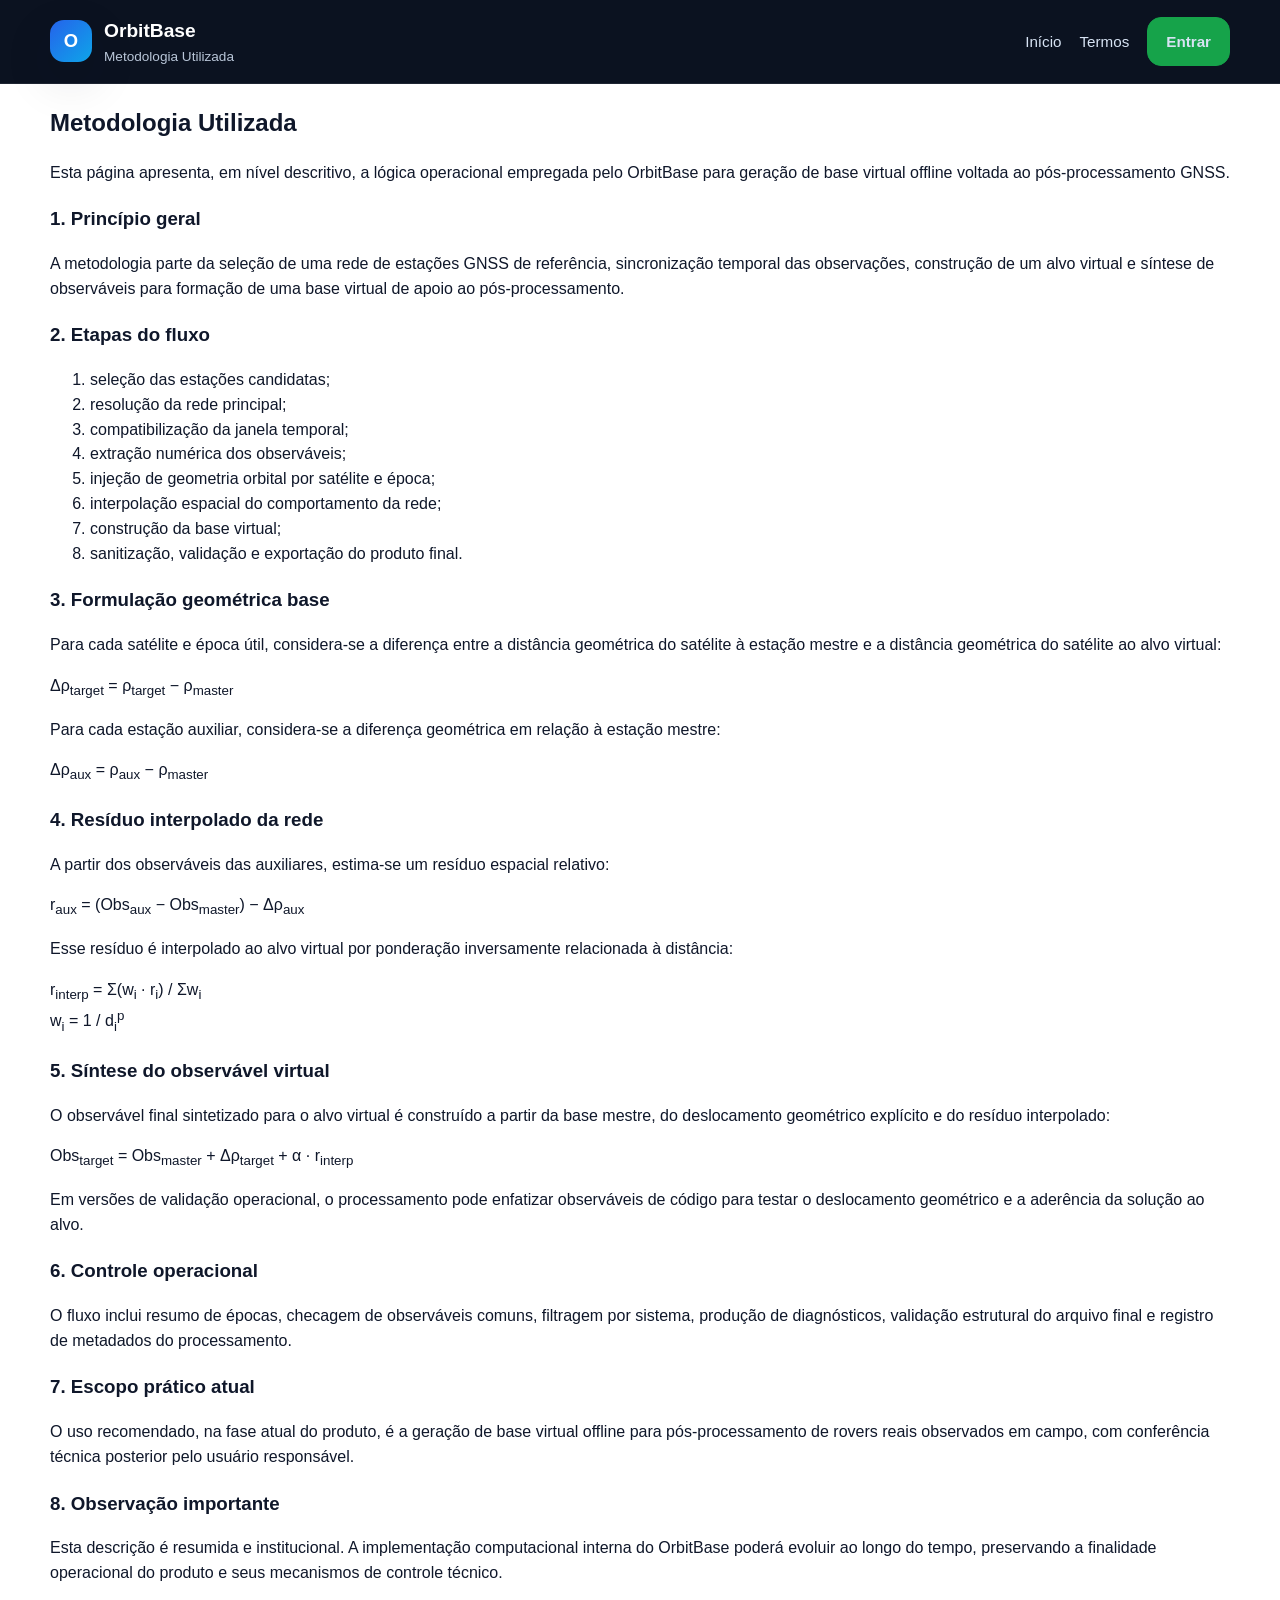
<file: frontend/methodology.html>
<!DOCTYPE html>
<html lang="pt-BR">
<head>
  <meta charset="UTF-8" />
  <meta name="viewport" content="width=device-width, initial-scale=1.0" />
  <title>OrbitBase | Metodologia Utilizada</title>
  <link rel="stylesheet" href="./styles.css" />
</head>
<body>
  <header class="topbar">
    <div class="container topbar-inner">
      <div class="brand">
        <div class="brand-mark">O</div>
        <div>
          <h1>OrbitBase</h1>
          <p>Metodologia Utilizada</p>
        </div>
      </div>
      <nav class="nav">
        <a href="./index.html">Início</a>
        <a href="./terms.html">Termos</a>
        <a class="btn btn-outline" href="./auth.html">Entrar</a>
      </nav>
    </div>
  </header>

  <main class="page">
    <div class="container legal">
      <h2>Metodologia Utilizada</h2>
      <p class="page-intro">
        Esta página apresenta, em nível descritivo, a lógica operacional empregada pelo OrbitBase para geração de base virtual offline voltada ao pós-processamento GNSS.
      </p>

      <h3>1. Princípio geral</h3>
      <p>
        A metodologia parte da seleção de uma rede de estações GNSS de referência, sincronização temporal das observações, construção de um alvo virtual e síntese de observáveis para formação de uma base virtual de apoio ao pós-processamento.
      </p>

      <h3>2. Etapas do fluxo</h3>
      <ol>
        <li>seleção das estações candidatas;</li>
        <li>resolução da rede principal;</li>
        <li>compatibilização da janela temporal;</li>
        <li>extração numérica dos observáveis;</li>
        <li>injeção de geometria orbital por satélite e época;</li>
        <li>interpolação espacial do comportamento da rede;</li>
        <li>construção da base virtual;</li>
        <li>sanitização, validação e exportação do produto final.</li>
      </ol>

      <h3>3. Formulação geométrica base</h3>
      <p>
        Para cada satélite e época útil, considera-se a diferença entre a distância geométrica do satélite à estação mestre e a distância geométrica do satélite ao alvo virtual:
      </p>
      <div class="formula">Δρ<sub>target</sub> = ρ<sub>target</sub> − ρ<sub>master</sub></div>

      <p>
        Para cada estação auxiliar, considera-se a diferença geométrica em relação à estação mestre:
      </p>
      <div class="formula">Δρ<sub>aux</sub> = ρ<sub>aux</sub> − ρ<sub>master</sub></div>

      <h3>4. Resíduo interpolado da rede</h3>
      <p>
        A partir dos observáveis das auxiliares, estima-se um resíduo espacial relativo:
      </p>
      <div class="formula">r<sub>aux</sub> = (Obs<sub>aux</sub> − Obs<sub>master</sub>) − Δρ<sub>aux</sub></div>

      <p>
        Esse resíduo é interpolado ao alvo virtual por ponderação inversamente relacionada à distância:
      </p>
      <div class="formula">r<sub>interp</sub> = Σ(w<sub>i</sub> · r<sub>i</sub>) / Σw<sub>i</sub></div>
      <div class="formula">w<sub>i</sub> = 1 / d<sub>i</sub><sup>p</sup></div>

      <h3>5. Síntese do observável virtual</h3>
      <p>
        O observável final sintetizado para o alvo virtual é construído a partir da base mestre, do deslocamento geométrico explícito e do resíduo interpolado:
      </p>
      <div class="formula">Obs<sub>target</sub> = Obs<sub>master</sub> + Δρ<sub>target</sub> + α · r<sub>interp</sub></div>

      <p>
        Em versões de validação operacional, o processamento pode enfatizar observáveis de código para testar o deslocamento geométrico e a aderência da solução ao alvo.
      </p>

      <h3>6. Controle operacional</h3>
      <p>
        O fluxo inclui resumo de épocas, checagem de observáveis comuns, filtragem por sistema, produção de diagnósticos, validação estrutural do arquivo final e registro de metadados do processamento.
      </p>

      <h3>7. Escopo prático atual</h3>
      <p>
        O uso recomendado, na fase atual do produto, é a geração de base virtual offline para pós-processamento de rovers reais observados em campo, com conferência técnica posterior pelo usuário responsável.
      </p>

      <h3>8. Observação importante</h3>
      <p>
        Esta descrição é resumida e institucional. A implementação computacional interna do OrbitBase poderá evoluir ao longo do tempo, preservando a finalidade operacional do produto e seus mecanismos de controle técnico.
      </p>
    </div>
  </main>
</body>
</html>
</file>
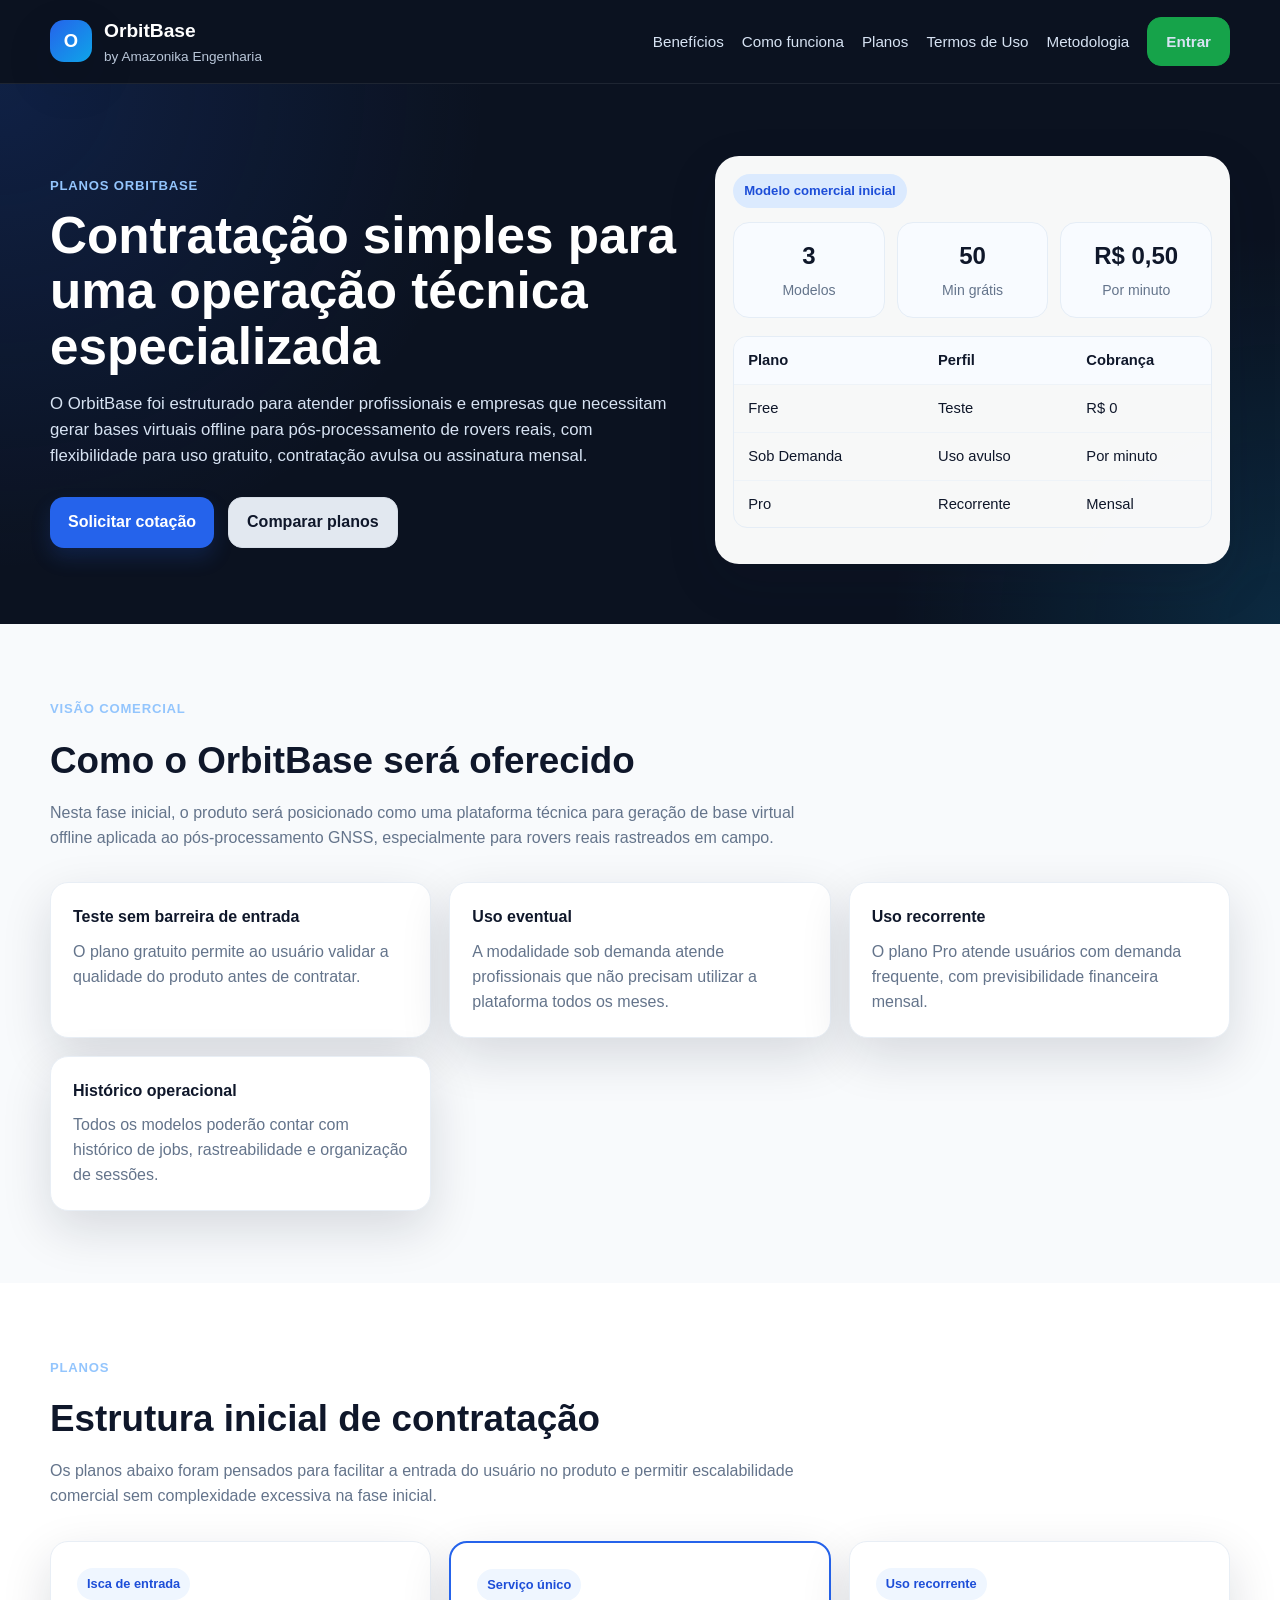
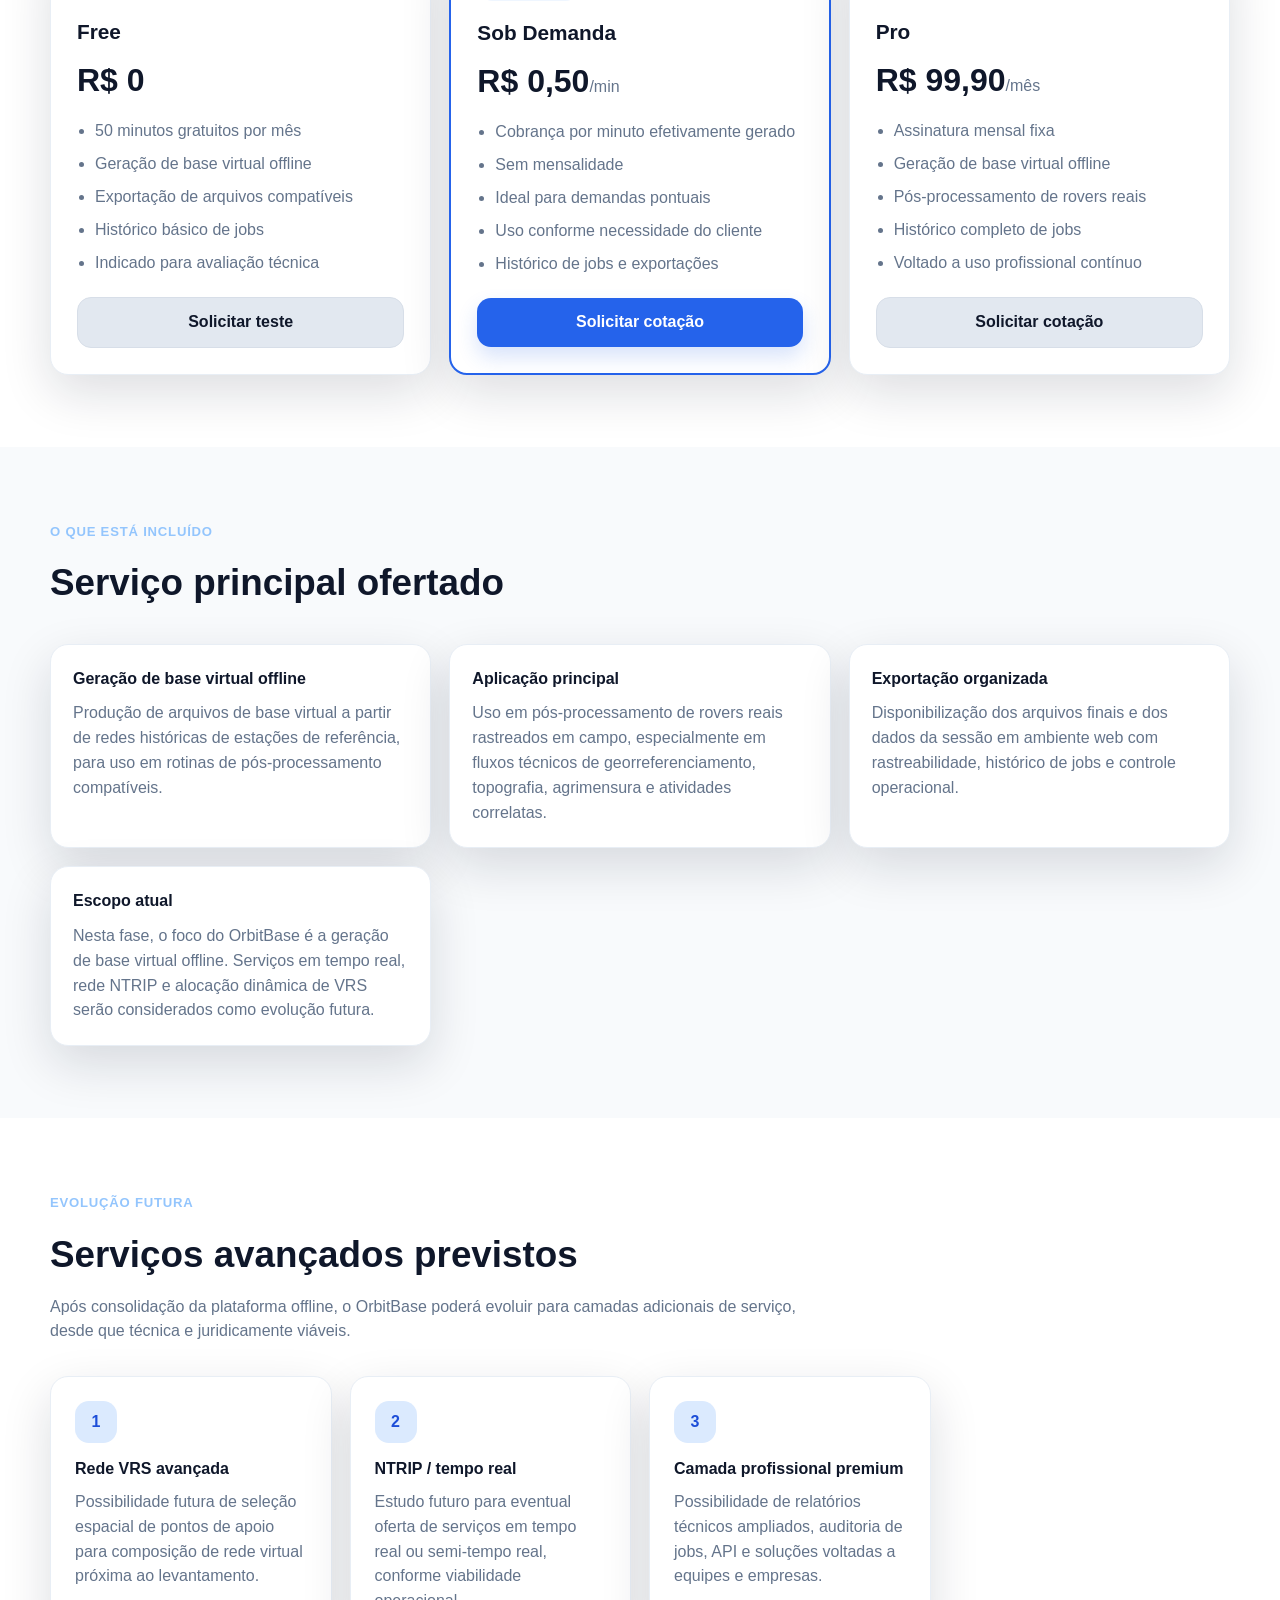
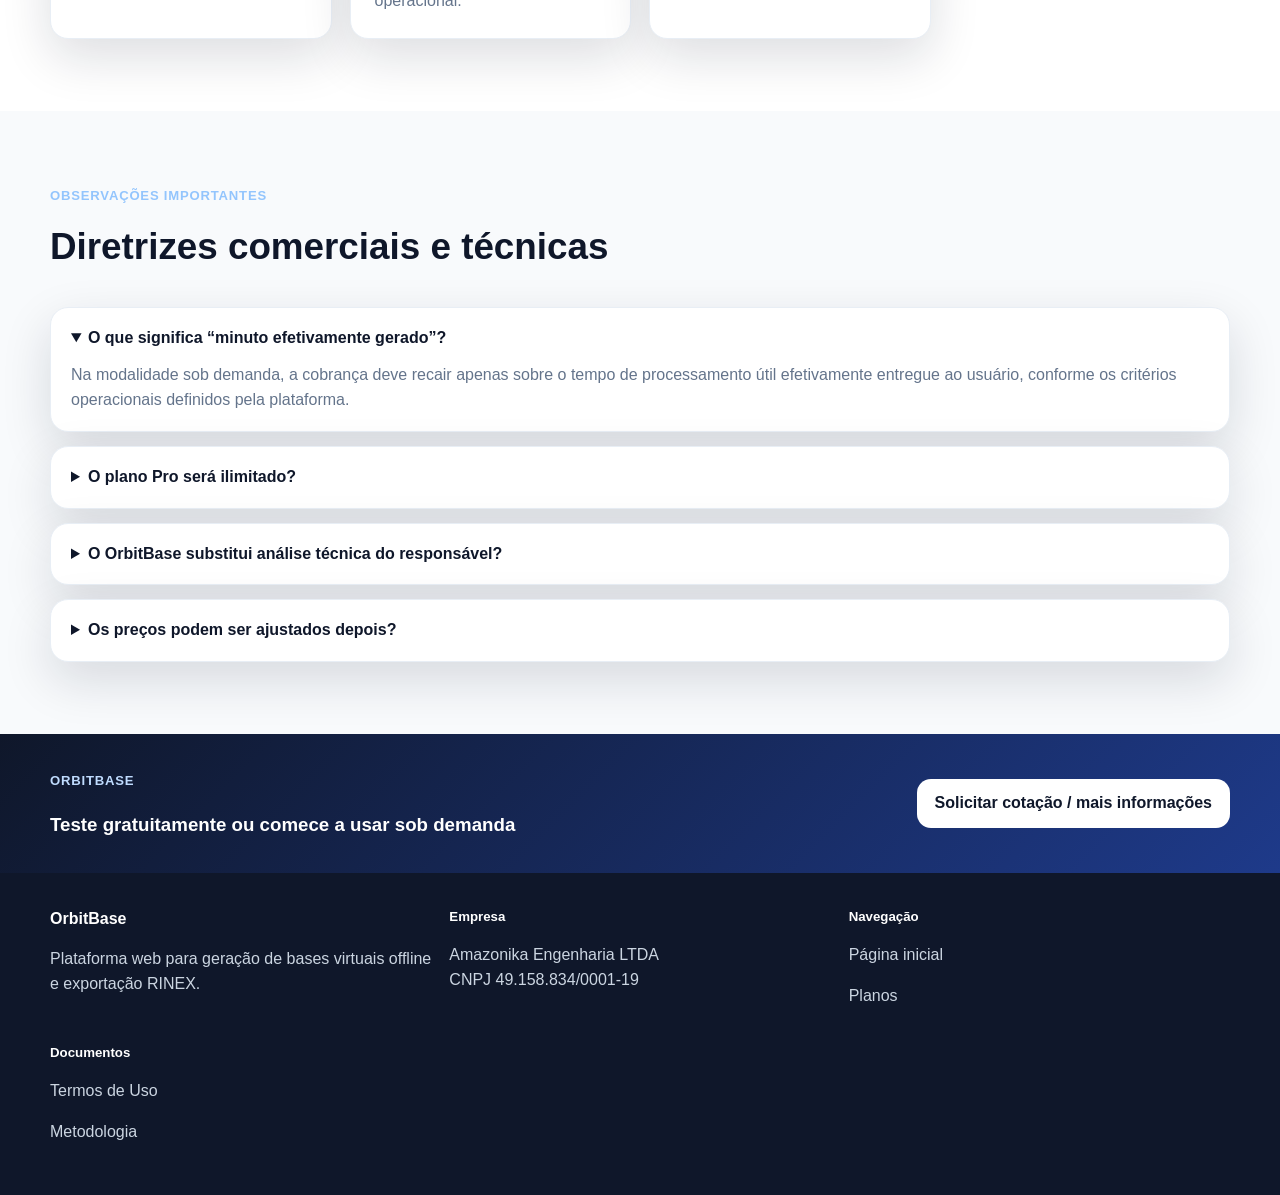
<file: frontend/pricing.html>
<!DOCTYPE html>
<html lang="pt-BR">
<head>
  <meta charset="UTF-8" />
  <meta name="viewport" content="width=device-width, initial-scale=1.0" />
  <title>OrbitBase | Planos e Contratação</title>
  <meta name="description" content="Conheça os planos do OrbitBase para geração de base virtual offline e exportação RINEX para pós-processamento GNSS." />
  <link rel="stylesheet" href="./styles.css" />
</head>
<body>
  <header class="topbar">
    <div class="container topbar-inner">
      <div class="brand">
        <div class="brand-mark">O</div>
        <div>
          <h1>OrbitBase</h1>
          <p>by Amazonika Engenharia</p>
        </div>
      </div>

      <nav class="nav">
        <a href="./index.html#beneficios">Benefícios</a>
        <a href="./index.html#como-funciona">Como funciona</a>
        <a href="./pricing.html">Planos</a>
        <a href="./terms.html">Termos de Uso</a>
        <a href="./methodology.html">Metodologia</a>
        <a class="btn btn-outline" href="./auth.html">Entrar</a>
      </nav>
    </div>
  </header>

  <main>
    <section class="hero" style="padding-bottom: 60px;">
      <div class="container hero-grid">
        <div class="hero-copy">
          <span class="eyebrow">Planos OrbitBase</span>
          <h2>Contratação simples para uma operação técnica especializada</h2>
          <p class="hero-text">
            O OrbitBase foi estruturado para atender profissionais e empresas que
            necessitam gerar bases virtuais offline para pós-processamento de rovers
            reais, com flexibilidade para uso gratuito, contratação avulsa ou assinatura mensal.
          </p>

          <div class="hero-actions">
            <a class="btn btn-primary" href="./contato.html">Solicitar cotação</a>
            <a class="btn btn-secondary" href="#comparativo">Comparar planos</a>
          </div>
        </div>

        <div class="hero-card">
          <div class="card">
            <div class="card-header">
              <span class="badge">Modelo comercial inicial</span>
            </div>
            <div class="card-body">
              <div class="metric-row">
                <div class="metric">
                  <strong>3</strong>
                  <span>Modelos</span>
                </div>
                <div class="metric">
                  <strong>50</strong>
                  <span>Min grátis</span>
                </div>
                <div class="metric">
                  <strong>R$ 0,50</strong>
                  <span>Por minuto</span>
                </div>
              </div>

              <div class="mini-table">
                <div class="mini-row mini-head">
                  <span>Plano</span>
                  <span>Perfil</span>
                  <span>Cobrança</span>
                </div>
                <div class="mini-row">
                  <span>Free</span>
                  <span>Teste</span>
                  <span>R$ 0</span>
                </div>
                <div class="mini-row">
                  <span>Sob Demanda</span>
                  <span>Uso avulso</span>
                  <span>Por minuto</span>
                </div>
                <div class="mini-row">
                  <span>Pro</span>
                  <span>Recorrente</span>
                  <span>Mensal</span>
                </div>
              </div>
            </div>
          </div>
        </div>
      </div>
    </section>

    <section class="section muted">
      <div class="container">
        <div class="section-head">
          <span class="eyebrow">Visão comercial</span>
          <h3>Como o OrbitBase será oferecido</h3>
          <p>
            Nesta fase inicial, o produto será posicionado como uma plataforma técnica
            para geração de base virtual offline aplicada ao pós-processamento GNSS,
            especialmente para rovers reais rastreados em campo.
          </p>
        </div>

        <div class="feature-grid">
          <article class="feature-card">
            <h4>Teste sem barreira de entrada</h4>
            <p>O plano gratuito permite ao usuário validar a qualidade do produto antes de contratar.</p>
          </article>

          <article class="feature-card">
            <h4>Uso eventual</h4>
            <p>A modalidade sob demanda atende profissionais que não precisam utilizar a plataforma todos os meses.</p>
          </article>

          <article class="feature-card">
            <h4>Uso recorrente</h4>
            <p>O plano Pro atende usuários com demanda frequente, com previsibilidade financeira mensal.</p>
          </article>

          <article class="feature-card">
            <h4>Histórico operacional</h4>
            <p>Todos os modelos poderão contar com histórico de jobs, rastreabilidade e organização de sessões.</p>
          </article>
        </div>
      </div>
    </section>

    <section class="section" id="comparativo">
      <div class="container">
        <div class="section-head">
          <span class="eyebrow">Planos</span>
          <h3>Estrutura inicial de contratação</h3>
          <p>
            Os planos abaixo foram pensados para facilitar a entrada do usuário no produto
            e permitir escalabilidade comercial sem complexidade excessiva na fase inicial.
          </p>
        </div>

        <div class="plans">
          <article class="plan-card">
            <span class="plan-tag">Isca de entrada</span>
            <h4>Free</h4>
            <div class="price">R$ 0</div>
            <ul>
              <li>50 minutos gratuitos por mês</li>
              <li>Geração de base virtual offline</li>
              <li>Exportação de arquivos compatíveis</li>
              <li>Histórico básico de jobs</li>
              <li>Indicado para avaliação técnica</li>
            </ul>
            <a class="btn btn-secondary full" href="./contato.html?plano=Free">Solicitar teste</a>
          </article>

          <article class="plan-card featured">
            <span class="plan-tag">Serviço único</span>
            <h4>Sob Demanda</h4>
            <div class="price">R$ 0,50<span>/min</span></div>
            <ul>
              <li>Cobrança por minuto efetivamente gerado</li>
              <li>Sem mensalidade</li>
              <li>Ideal para demandas pontuais</li>
              <li>Uso conforme necessidade do cliente</li>
              <li>Histórico de jobs e exportações</li>
            </ul>
            <a class="btn btn-primary full" href="./contato.html?plano=Sob Demanda">Solicitar cotação</a>
          </article>

          <article class="plan-card">
            <span class="plan-tag">Uso recorrente</span>
            <h4>Pro</h4>
            <div class="price">R$ 99,90<span>/mês</span></div>
            <ul>
              <li>Assinatura mensal fixa</li>
              <li>Geração de base virtual offline</li>
              <li>Pós-processamento de rovers reais</li>
              <li>Histórico completo de jobs</li>
              <li>Voltado a uso profissional contínuo</li>
            </ul>
            <a class="btn btn-secondary full" href="./contato.html?plano=Pro">Solicitar cotação</a>
          </article>
        </div>
      </div>
    </section>

    <section class="section muted">
      <div class="container">
        <div class="section-head">
          <span class="eyebrow">O que está incluído</span>
          <h3>Serviço principal ofertado</h3>
        </div>

        <div class="feature-grid">
          <article class="feature-card">
            <h4>Geração de base virtual offline</h4>
            <p>
              Produção de arquivos de base virtual a partir de redes históricas de estações de referência,
              para uso em rotinas de pós-processamento compatíveis.
            </p>
          </article>

          <article class="feature-card">
            <h4>Aplicação principal</h4>
            <p>
              Uso em pós-processamento de rovers reais rastreados em campo, especialmente em fluxos
              técnicos de georreferenciamento, topografia, agrimensura e atividades correlatas.
            </p>
          </article>

          <article class="feature-card">
            <h4>Exportação organizada</h4>
            <p>
              Disponibilização dos arquivos finais e dos dados da sessão em ambiente web com rastreabilidade,
              histórico de jobs e controle operacional.
            </p>
          </article>

          <article class="feature-card">
            <h4>Escopo atual</h4>
            <p>
              Nesta fase, o foco do OrbitBase é a geração de base virtual offline.
              Serviços em tempo real, rede NTRIP e alocação dinâmica de VRS serão considerados como evolução futura.
            </p>
          </article>
        </div>
      </div>
    </section>

    <section class="section">
      <div class="container">
        <div class="section-head">
          <span class="eyebrow">Evolução futura</span>
          <h3>Serviços avançados previstos</h3>
          <p>
            Após consolidação da plataforma offline, o OrbitBase poderá evoluir para camadas
            adicionais de serviço, desde que técnica e juridicamente viáveis.
          </p>
        </div>

        <div class="steps">
          <div class="step">
            <div class="step-number">1</div>
            <h4>Rede VRS avançada</h4>
            <p>Possibilidade futura de seleção espacial de pontos de apoio para composição de rede virtual próxima ao levantamento.</p>
          </div>

          <div class="step">
            <div class="step-number">2</div>
            <h4>NTRIP / tempo real</h4>
            <p>Estudo futuro para eventual oferta de serviços em tempo real ou semi-tempo real, conforme viabilidade operacional.</p>
          </div>

          <div class="step">
            <div class="step-number">3</div>
            <h4>Camada profissional premium</h4>
            <p>Possibilidade de relatórios técnicos ampliados, auditoria de jobs, API e soluções voltadas a equipes e empresas.</p>
          </div>
        </div>
      </div>
    </section>

    <section class="section muted">
      <div class="container">
        <div class="section-head">
          <span class="eyebrow">Observações importantes</span>
          <h3>Diretrizes comerciais e técnicas</h3>
        </div>

        <div class="faq-list">
          <details class="faq-item" open>
            <summary>O que significa “minuto efetivamente gerado”?</summary>
            <p>
              Na modalidade sob demanda, a cobrança deve recair apenas sobre o tempo de processamento útil
              efetivamente entregue ao usuário, conforme os critérios operacionais definidos pela plataforma.
            </p>
          </details>

          <details class="faq-item">
            <summary>O plano Pro será ilimitado?</summary>
            <p>
              O modelo comercial pode inicialmente operar com política de uso recorrente sob mensalidade fixa,
              sujeita a regras de uso razoável, estabilidade do serviço e futura formalização contratual.
            </p>
          </details>

          <details class="faq-item">
            <summary>O OrbitBase substitui análise técnica do responsável?</summary>
            <p>
              Não. O OrbitBase é uma ferramenta de apoio técnico-operacional. A análise de adequação,
              consistência, finalidade e responsabilidade de uso dos dados permanece com o usuário e seu responsável técnico.
            </p>
          </details>

          <details class="faq-item">
            <summary>Os preços podem ser ajustados depois?</summary>
            <p>
              Sim. Esta página representa a estrutura comercial inicial da plataforma e pode ser atualizada
              conforme evolução técnica, demanda de mercado e custos operacionais.
            </p>
          </details>
        </div>
      </div>
    </section>

    <section class="cta-strip">
      <div class="container cta-strip-inner">
        <div>
          <span class="eyebrow light">OrbitBase</span>
          <h3>Teste gratuitamente ou comece a usar sob demanda</h3>
        </div>
        <a class="btn btn-light" href="./contato.html">Solicitar cotação / mais informações</a>
      </div>
    </section>
  </main>

  <footer class="footer">
    <div class="container footer-grid">
      <div>
        <h4>OrbitBase</h4>
        <p>Plataforma web para geração de bases virtuais offline e exportação RINEX.</p>
      </div>

      <div>
        <h5>Empresa</h5>
        <p>Amazonika Engenharia LTDA<br />CNPJ 49.158.834/0001-19</p>
      </div>

      <div>
        <h5>Navegação</h5>
        <p><a href="./index.html">Página inicial</a></p>
        <p><a href="./pricing.html">Planos</a></p>
      </div>

      <div>
        <h5>Documentos</h5>
        <p><a href="./terms.html">Termos de Uso</a></p>
        <p><a href="./methodology.html">Metodologia</a></p>
      </div>
    </div>
  </footer>

  <script src="./script.js?v=201"></script>
</body>
</html>
</file>
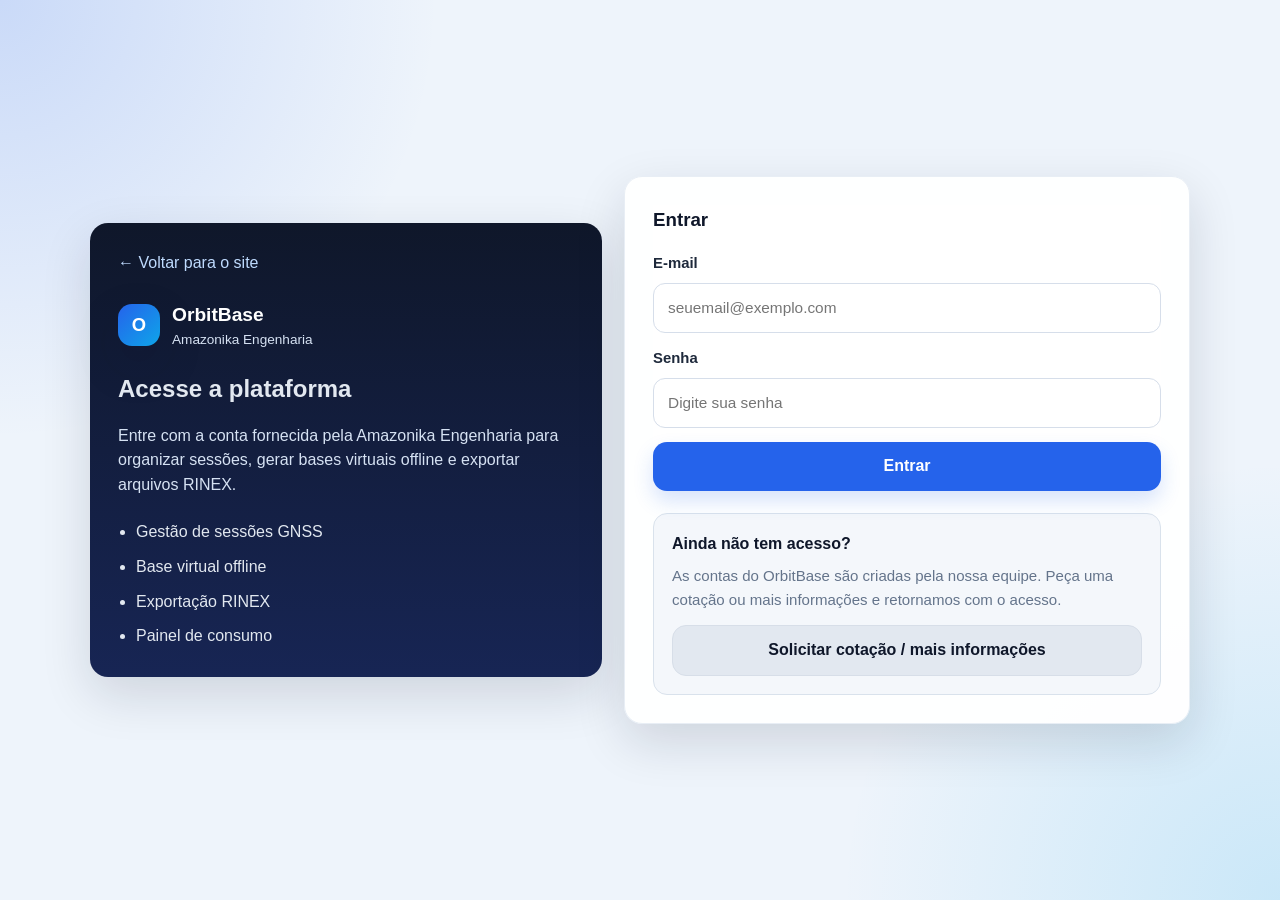
<file: frontend/profile.html>
<!DOCTYPE html>
<html lang="pt-BR">
<head>
  <meta charset="UTF-8" />
  <meta name="viewport" content="width=device-width, initial-scale=1.0" />
  <title>OrbitBase | Perfil</title>
  <link rel="stylesheet" href="./styles.css?v=706" />
</head>
<body class="dashboard-body">
  <header class="topbar">
    <div class="container topbar-inner">
      <div class="brand">
        <div class="brand-mark">O</div>
        <div>
          <h1>OrbitBase</h1>
          <p>Amazonika Engenharia</p>
        </div>
      </div>

      <nav class="nav">
        <button id="go-dashboard-btn" class="btn btn-outline" type="button">
          Dashboard
        </button>
        <button class="btn btn-outline" type="button" onclick="window.location.href='./downloads.html'">Efemérides e RBMC</button>
        <button id="go-advanced-btn" class="btn btn-outline" type="button">
          Modo avançado
        </button>
        <button id="logout-btn" class="btn btn-outline" type="button">
          Sair
        </button>
      </nav>
    </div>
  </header>

  <main class="section muted">
    <div class="container dashboard-shell">
      <section class="dashboard-card dashboard-card-full">
        <div class="dashboard-head">
          <div>
            <span class="eyebrow">Conta</span>
            <h3>Perfil do usuário</h3>
            <p class="section-subtitle">
              Configure suas credenciais Earthdata / CDDIS para o processamento avançado.
            </p>
          </div>
        </div>

        <div class="form-card">
          <div class="form-section-title">Informações da conta</div>

          <div class="form-grid">
            <div class="form-field">
              <label for="profile-name">Nome</label>
              <input id="profile-name" type="text" disabled />
            </div>

            <div class="form-field">
              <label for="profile-email">E-mail</label>
              <input id="profile-email" type="text" disabled />
            </div>

            <div class="form-field">
              <label for="profile-plan">Plano</label>
              <input id="profile-plan" type="text" disabled />
            </div>
          </div>
        </div>

        <div class="form-card" style="margin-top:18px;">
          <div class="form-section-title">Earthdata / CDDIS</div>

          <div id="earthdata-status-box" class="message-box">
            Carregando status das credenciais...
          </div>

          <div class="form-grid" style="margin-top:16px;">
            <div class="form-field form-field-full">
              <label for="earthdata-username">Usuário Earthdata</label>
              <input
                id="earthdata-username"
                type="text"
                placeholder="Seu usuário Earthdata"
                autocomplete="username"
              />
            </div>

            <div class="form-field form-field-full">
              <label for="earthdata-password">Senha Earthdata</label>
              <input
                id="earthdata-password"
                type="password"
                placeholder="Sua senha Earthdata"
                autocomplete="current-password"
              />
            </div>
          </div>

          <div class="job-actions" style="margin-top:18px;">
            <button id="save-earthdata-btn" class="btn btn-primary" type="button">
              Salvar credenciais
            </button>

            <button id="delete-earthdata-btn" class="btn btn-outline" type="button">
              Remover credenciais
            </button>
          </div>

          <div
            id="earthdata-message-box"
            class="message-box hidden"
            style="margin-top:16px;"
          ></div>
        </div>
      </section>
    </div>
  </main>

  <script src="./profile.js?v=706"></script>
</body>
</html>
</file>
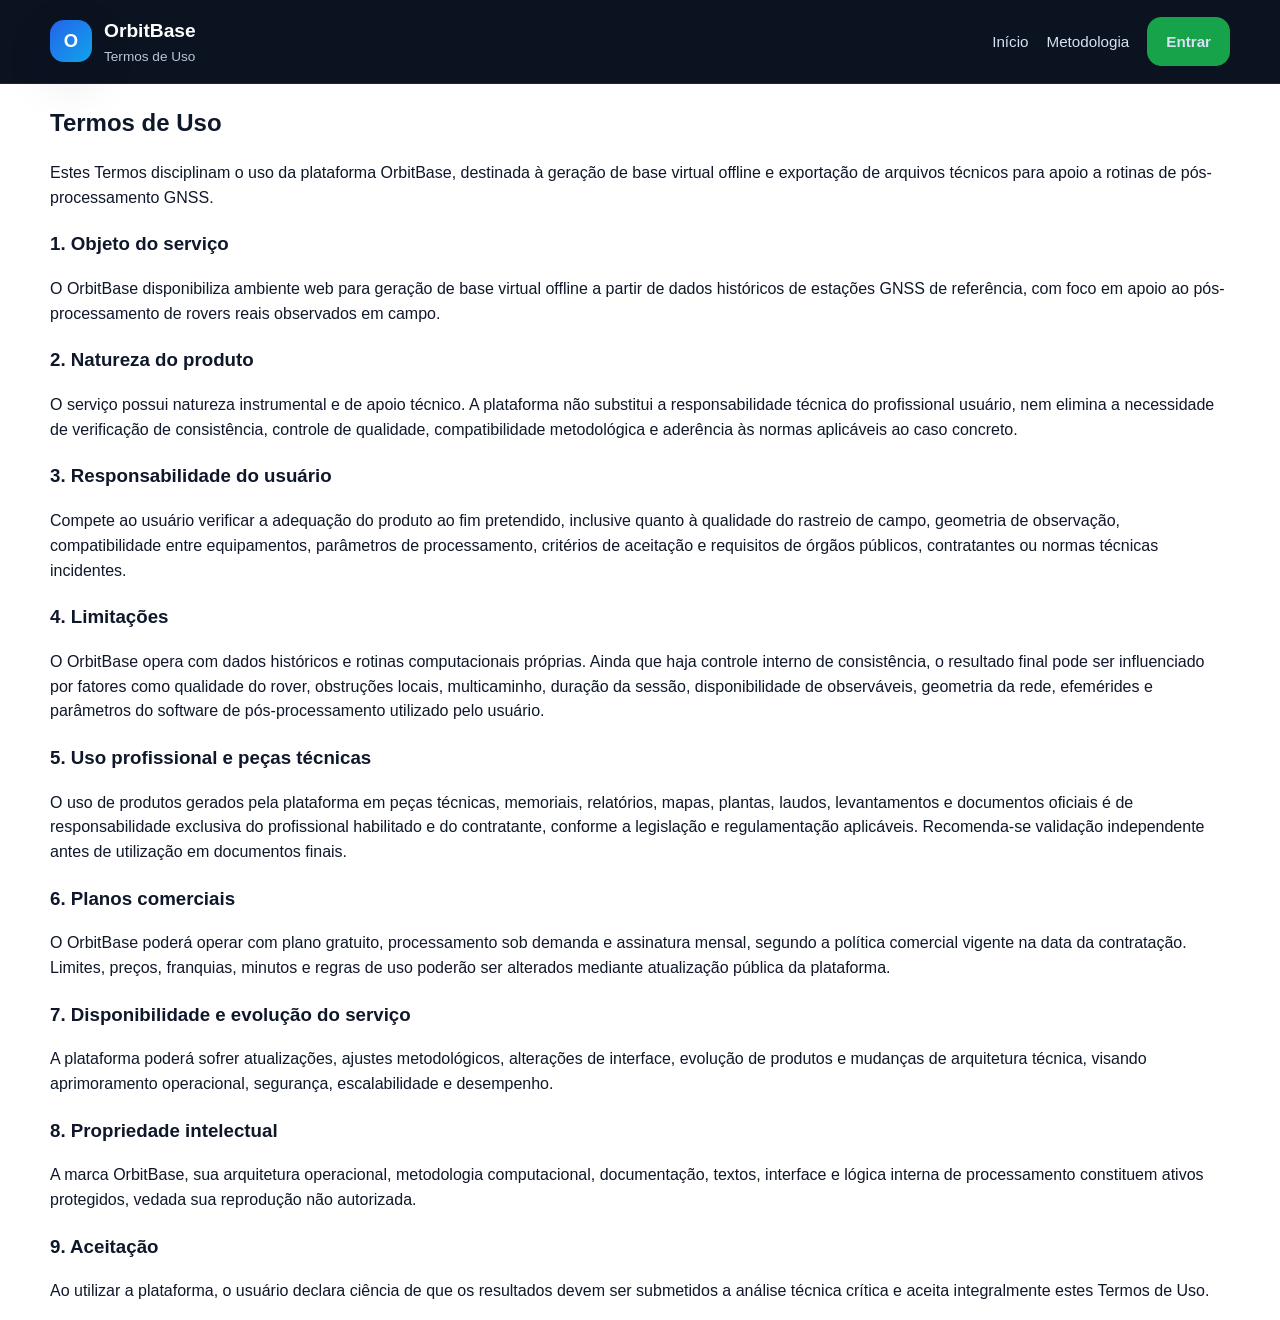
<file: frontend/terms.html>
<!DOCTYPE html>
<html lang="pt-BR">
<head>
  <meta charset="UTF-8" />
  <meta name="viewport" content="width=device-width, initial-scale=1.0" />
  <title>OrbitBase | Termos de Uso</title>
  <link rel="stylesheet" href="./styles.css" />
</head>
<body>
  <header class="topbar">
    <div class="container topbar-inner">
      <div class="brand">
        <div class="brand-mark">O</div>
        <div>
          <h1>OrbitBase</h1>
          <p>Termos de Uso</p>
        </div>
      </div>
      <nav class="nav">
        <a href="./index.html">Início</a>
        <a href="./methodology.html">Metodologia</a>
        <a class="btn btn-outline" href="./auth.html">Entrar</a>
      </nav>
    </div>
  </header>

  <main class="page">
    <div class="container legal">
      <h2>Termos de Uso</h2>
      <p class="page-intro">
        Estes Termos disciplinam o uso da plataforma OrbitBase, destinada à geração de base virtual offline e exportação de arquivos técnicos para apoio a rotinas de pós-processamento GNSS.
      </p>

      <h3>1. Objeto do serviço</h3>
      <p>
        O OrbitBase disponibiliza ambiente web para geração de base virtual offline a partir de dados históricos de estações GNSS de referência, com foco em apoio ao pós-processamento de rovers reais observados em campo.
      </p>

      <h3>2. Natureza do produto</h3>
      <p>
        O serviço possui natureza instrumental e de apoio técnico. A plataforma não substitui a responsabilidade técnica do profissional usuário, nem elimina a necessidade de verificação de consistência, controle de qualidade, compatibilidade metodológica e aderência às normas aplicáveis ao caso concreto.
      </p>

      <h3>3. Responsabilidade do usuário</h3>
      <p>
        Compete ao usuário verificar a adequação do produto ao fim pretendido, inclusive quanto à qualidade do rastreio de campo, geometria de observação, compatibilidade entre equipamentos, parâmetros de processamento, critérios de aceitação e requisitos de órgãos públicos, contratantes ou normas técnicas incidentes.
      </p>

      <h3>4. Limitações</h3>
      <p>
        O OrbitBase opera com dados históricos e rotinas computacionais próprias. Ainda que haja controle interno de consistência, o resultado final pode ser influenciado por fatores como qualidade do rover, obstruções locais, multicaminho, duração da sessão, disponibilidade de observáveis, geometria da rede, efemérides e parâmetros do software de pós-processamento utilizado pelo usuário.
      </p>

      <h3>5. Uso profissional e peças técnicas</h3>
      <p>
        O uso de produtos gerados pela plataforma em peças técnicas, memoriais, relatórios, mapas, plantas, laudos, levantamentos e documentos oficiais é de responsabilidade exclusiva do profissional habilitado e do contratante, conforme a legislação e regulamentação aplicáveis. Recomenda-se validação independente antes de utilização em documentos finais.
      </p>

      <h3>6. Planos comerciais</h3>
      <p>
        O OrbitBase poderá operar com plano gratuito, processamento sob demanda e assinatura mensal, segundo a política comercial vigente na data da contratação. Limites, preços, franquias, minutos e regras de uso poderão ser alterados mediante atualização pública da plataforma.
      </p>

      <h3>7. Disponibilidade e evolução do serviço</h3>
      <p>
        A plataforma poderá sofrer atualizações, ajustes metodológicos, alterações de interface, evolução de produtos e mudanças de arquitetura técnica, visando aprimoramento operacional, segurança, escalabilidade e desempenho.
      </p>

      <h3>8. Propriedade intelectual</h3>
      <p>
        A marca OrbitBase, sua arquitetura operacional, metodologia computacional, documentação, textos, interface e lógica interna de processamento constituem ativos protegidos, vedada sua reprodução não autorizada.
      </p>

      <h3>9. Aceitação</h3>
      <p>
        Ao utilizar a plataforma, o usuário declara ciência de que os resultados devem ser submetidos a análise técnica crítica e aceita integralmente estes Termos de Uso.
      </p>
    </div>
  </main>
</body>
</html>
</file>
<file: frontend/styles.css>
/* =========================================================
   ORBITBASE - STYLES.CSS COMPLETO
   ========================================================= */

:root {
  --bg: #0b1220;
  --bg-soft: #111a2e;
  --panel: #ffffff;
  --panel-soft: #f4f7fb;

  --text: #0f172a;
  --text-light: #dbe4f0;
  --muted: #64748b;

  --primary: #2563eb;
  --primary-dark: #1d4ed8;
  --primary-soft: #dbeafe;

  --secondary: #e2e8f0;
  --secondary-dark: #cfd8e3;

  --border: #d9e2ec;
  --border-soft: #e5e7eb;

  --success: #16a34a;
  --success-bg: #ecfdf3;
  --success-border: #bbf7d0;

  --error: #991b1b;
  --error-bg: #fef2f2;
  --error-border: #fecaca;

  --warning: #d97706;
  --queue: #475569;

  --shadow: 0 18px 50px rgba(15, 23, 42, 0.14);
  --shadow-soft: 0 10px 30px rgba(15, 23, 42, 0.08);

  --radius: 18px;
  --radius-sm: 12px;

  --max: 1180px;
  --transition: 0.2s ease;
}

/* =========================================================
   RESET / BASE
   ========================================================= */

* {
  box-sizing: border-box;
}

html {
  scroll-behavior: smooth;
}

body {
  margin: 0;
  font-family: Arial, Helvetica, sans-serif;
  color: var(--text);
  background: #ffffff;
  line-height: 1.55;
}

a {
  color: inherit;
  text-decoration: none;
}

img {
  max-width: 100%;
  display: block;
}

button,
input,
select,
textarea {
  font: inherit;
}

.hidden {
  display: none !important;
}

.container {
  width: min(100% - 32px, var(--max));
  margin: 0 auto;
}

/* =========================================================
   TOPO / NAV
   ========================================================= */

.topbar {
  background: var(--bg);
  color: var(--text-light);
  position: sticky;
  top: 0;
  z-index: 10;
  border-bottom: 1px solid rgba(255, 255, 255, 0.08);
}

.topbar-inner {
  display: flex;
  align-items: center;
  justify-content: space-between;
  gap: 20px;
  padding: 16px 0;
}

.brand {
  display: flex;
  align-items: center;
  gap: 12px;
}

.brand h1,
.brand p {
  margin: 0;
}

.brand h1 {
  font-size: 1.2rem;
  color: #fff;
}

.brand p {
  font-size: 0.85rem;
  color: #b9c6d8;
}

.brand-mark {
  width: 42px;
  height: 42px;
  display: grid;
  place-items: center;
  border-radius: 14px;
  background: linear-gradient(135deg, #2563eb, #0ea5e9);
  color: #fff;
  font-weight: bold;
  font-size: 1.15rem;
  box-shadow: var(--shadow);
}

.nav {
  display: flex;
  align-items: center;
  gap: 18px;
  flex-wrap: wrap;
}

.nav a {
  color: #d7e3f3;
  font-size: 0.95rem;
}

.nav a:hover {
  color: #fff;
}

.user-pill {
  display: inline-flex;
  align-items: center;
  padding: 10px 14px;
  border-radius: 999px;
  background: rgba(255, 255, 255, 0.08);
  color: #fff;
  font-size: 0.94rem;
}

/* =========================================================
   HERO / LANDING
   ========================================================= */

.hero {
  background:
    radial-gradient(circle at top left, rgba(37, 99, 235, 0.18), transparent 35%),
    radial-gradient(circle at bottom right, rgba(14, 165, 233, 0.16), transparent 28%),
    var(--bg);
  color: #fff;
  padding: 72px 0 56px;
}

.hero-grid {
  display: grid;
  grid-template-columns: 1.1fr 0.9fr;
  gap: 36px;
  align-items: center;
}

.eyebrow {
  display: inline-block;
  font-size: 0.82rem;
  letter-spacing: 0.06em;
  text-transform: uppercase;
  color: #93c5fd;
  margin-bottom: 12px;
  font-weight: bold;
}

.eyebrow.light {
  color: #bfdbfe;
}

.hero h2 {
  margin: 0 0 14px;
  font-size: clamp(2rem, 4vw, 3.4rem);
  line-height: 1.08;
}

.hero-text {
  font-size: 1.05rem;
  color: #d7e3f3;
  max-width: 680px;
}

.hero-actions {
  display: flex;
  gap: 14px;
  flex-wrap: wrap;
  margin-top: 28px;
}

.hero-note {
  margin-top: 18px;
  color: #b8c7da;
  font-size: 0.95rem;
}

/* =========================================================
   CARDS / LANDING
   ========================================================= */

.card {
  background: rgba(255, 255, 255, 0.97);
  color: var(--text);
  border-radius: 24px;
  padding: 18px;
  box-shadow: var(--shadow);
}

.card-header {
  margin-bottom: 14px;
}

.badge {
  display: inline-block;
  padding: 7px 11px;
  border-radius: 999px;
  background: #dbeafe;
  color: #1d4ed8;
  font-size: 0.82rem;
  font-weight: bold;
}

.metric-row {
  display: grid;
  grid-template-columns: repeat(3, 1fr);
  gap: 12px;
  margin-bottom: 18px;
}

.metric {
  background: #f8fbff;
  border: 1px solid #e5edf6;
  border-radius: 16px;
  padding: 14px;
  text-align: center;
}

.metric strong {
  display: block;
  font-size: 1.5rem;
  margin-bottom: 4px;
}

.metric span {
  color: var(--muted);
  font-size: 0.88rem;
}

.mini-table {
  border: 1px solid #e5edf6;
  border-radius: 14px;
  overflow: hidden;
  margin-bottom: 18px;
}

.mini-row {
  display: grid;
  grid-template-columns: 1.3fr 1fr 0.8fr;
  gap: 10px;
  padding: 12px 14px;
  border-bottom: 1px solid #eef3f8;
  font-size: 0.92rem;
}

.mini-row:last-child {
  border-bottom: none;
}

.mini-head {
  background: #f8fbff;
  font-weight: bold;
}

.status {
  font-weight: bold;
}

.status.done {
  color: var(--success);
}

.status.running {
  color: var(--warning);
}

.status.queued {
  color: var(--queue);
}

.fake-chart {
  height: 120px;
  display: flex;
  align-items: flex-end;
  gap: 10px;
  padding: 12px;
  background: #f8fbff;
  border-radius: 16px;
  border: 1px solid #e5edf6;
}

.bar {
  flex: 1;
  background: linear-gradient(180deg, #60a5fa, #2563eb);
  border-radius: 10px 10px 4px 4px;
}

.h40 { height: 40%; }
.h55 { height: 55%; }
.h65 { height: 65%; }
.h70 { height: 70%; }
.h80 { height: 80%; }
.h90 { height: 90%; }

/* =========================================================
   SECTIONS
   ========================================================= */

.section {
  padding: 72px 0;
}

.section.muted {
  background: #f8fafc;
}

.section-head {
  max-width: 760px;
  margin-bottom: 32px;
}

.section-head h3 {
  margin: 0 0 12px;
  font-size: clamp(1.6rem, 3vw, 2.3rem);
}

.section-head p {
  margin: 0;
  color: var(--muted);
}

.section-subtitle {
  margin: 4px 0 0;
  color: var(--muted);
  font-size: 0.95rem;
  line-height: 1.45;
}

.feature-grid {
  display: grid;
  grid-template-columns: repeat(3, 1fr);
  gap: 18px;
}

.feature-card,
.plan-card,
.step,
.faq-item,
.auth-panel {
  border-radius: var(--radius);
  box-shadow: var(--shadow);
}

.feature-card {
  background: #fff;
  padding: 22px;
  border: 1px solid #e8eef5;
}

.feature-card h4 {
  margin-top: 0;
  margin-bottom: 10px;
}

.feature-card p {
  margin: 0;
  color: var(--muted);
}

.steps {
  display: grid;
  grid-template-columns: repeat(4, 1fr);
  gap: 18px;
}

.step {
  background: #fff;
  border: 1px solid #e8eef5;
  padding: 24px;
}

.step-number {
  width: 42px;
  height: 42px;
  display: grid;
  place-items: center;
  border-radius: 14px;
  background: #dbeafe;
  color: #1d4ed8;
  font-weight: bold;
  margin-bottom: 14px;
}

.step h4 {
  margin: 0 0 8px;
}

.step p {
  margin: 0;
  color: var(--muted);
}

.plans {
  display: grid;
  grid-template-columns: repeat(3, 1fr);
  gap: 18px;
}

.plan-card {
  background: #fff;
  padding: 26px;
  border: 1px solid #e8eef5;
  position: relative;
}

.plan-card.featured {
  border: 2px solid #2563eb;
}

.plan-tag {
  display: inline-block;
  background: #eff6ff;
  color: #1d4ed8;
  padding: 6px 10px;
  border-radius: 999px;
  font-size: 0.8rem;
  font-weight: bold;
}

.plan-card h4 {
  margin: 16px 0 8px;
  font-size: 1.3rem;
}

.price {
  font-size: 2rem;
  font-weight: bold;
  margin-bottom: 14px;
}

.price span {
  font-size: 1rem;
  color: var(--muted);
  font-weight: normal;
}

.plan-card ul {
  margin: 0 0 22px;
  padding-left: 18px;
  color: var(--muted);
}

.plan-card li + li {
  margin-top: 8px;
}

.faq-list {
  display: grid;
  gap: 14px;
}

.faq-item {
  background: #fff;
  border: 1px solid #e8eef5;
  padding: 18px 20px;
}

.faq-item summary {
  cursor: pointer;
  font-weight: bold;
}

.faq-item p {
  color: var(--muted);
  margin: 12px 0 0;
}

/* =========================================================
   CTA / FOOTER
   ========================================================= */

.cta-strip {
  background: linear-gradient(135deg, #0f172a, #1e3a8a);
  color: #fff;
  padding: 34px 0;
}

.cta-strip-inner {
  display: flex;
  align-items: center;
  justify-content: space-between;
  gap: 18px;
}

.cta-strip h3 {
  margin: 6px 0 0;
}

.footer {
  background: #0f172a;
  color: #cbd5e1;
  padding: 34px 0;
}

.footer-grid {
  display: grid;
  grid-template-columns: repeat(3, 1fr);
  gap: 18px;
}

.footer h4,
.footer h5 {
  color: #fff;
  margin-top: 0;
  margin-bottom: 8px;
}

/* =========================================================
   BUTTONS
   ========================================================= */

.btn {
  display: inline-flex;
  align-items: center;
  justify-content: center;
  gap: 10px;
  border: none;
  cursor: pointer;
  border-radius: 14px;
  padding: 12px 18px;
  font-weight: bold;
  transition: var(--transition);
  text-align: center;
}

.btn:hover {
  transform: translateY(-1px);
}

.btn-primary {
  background: var(--primary);
  color: #fff;
  box-shadow: 0 10px 20px rgba(37, 99, 235, 0.18);
}

.btn-primary:hover {
  background: var(--primary-dark);
}

.btn-secondary {
  background: var(--secondary);
  color: #0f172a;
  border: 1px solid #d7dee8;
}

.btn-secondary:hover {
  background: var(--secondary-dark);
}

.btn-outline {
  background: #16a34a;
  color: #ffffff;
  border: 1px solid #16a34a;
}

.btn-outline:hover {
  background: #15803d;
  border-color: #15803d;
  color: #ffffff;
}

.btn-light {
  background: #fff;
  color: #0f172a;
}

.btn-light:hover {
  background: #e5eef9;
}

.btn-google {
  background: #fff;
  color: #111827;
  border: 1px solid #d1d5db;
}

.btn-google:hover {
  background: #f9fafb;
}

.btn-sm {
  min-height: 36px;
  padding: 8px 12px;
  font-size: 0.86rem;
  border-radius: 10px;
}

.btn-disabled,
.btn:disabled,
button:disabled,
.jobs-table button:disabled {
  opacity: 0.5;
  cursor: not-allowed;
  transform: none !important;
  box-shadow: none !important;
}

.full {
  width: 100%;
}

/* =========================================================
   AUTH
   ========================================================= */

.auth-body {
  min-height: 100vh;
  background:
    radial-gradient(circle at top left, rgba(37, 99, 235, 0.18), transparent 28%),
    radial-gradient(circle at bottom right, rgba(14, 165, 233, 0.16), transparent 28%),
    #eef4fb;
}

.auth-wrap {
  min-height: 100vh;
  width: min(100% - 32px, 1100px);
  margin: 0 auto;
  display: grid;
  grid-template-columns: 0.95fr 1.05fr;
  gap: 22px;
  align-items: center;
  padding: 28px 0;
}

.auth-panel {
  background: rgba(255, 255, 255, 0.97);
  padding: 28px;
  border: 1px solid #e8eef5;
}

.auth-brand {
  background: linear-gradient(180deg, #0f172a, #172554);
  color: #e2e8f0;
  border: none;
}

.brand-auth h1 {
  color: #fff;
}

.back-link {
  display: inline-block;
  margin-bottom: 24px;
  color: #bfdbfe;
}

.auth-brand h2 {
  margin-bottom: 10px;
}

.auth-brand p {
  color: #d6e2f3;
}

.auth-points {
  margin: 22px 0 0;
  padding-left: 18px;
}

.auth-points li + li {
  margin-top: 10px;
}

.tabs {
  display: flex;
  gap: 10px;
  margin-bottom: 18px;
}

.tab-btn {
  flex: 1;
  border: none;
  cursor: pointer;
  border-radius: 12px;
  padding: 12px 14px;
  background: #e2e8f0;
  font-weight: bold;
}

.tab-btn.active {
  background: #2563eb;
  color: #fff;
}

.tab-content {
  display: none;
}

.tab-content.active {
  display: block;
}

.divider {
  position: relative;
  margin: 18px 0;
  text-align: center;
}

.divider::before {
  content: "";
  position: absolute;
  top: 50%;
  left: 0;
  right: 0;
  border-top: 1px solid #e5e7eb;
}

.divider span {
  position: relative;
  z-index: 1;
  background: #fff;
  padding: 0 10px;
  color: var(--muted);
}

.google-icon {
  width: 24px;
  height: 24px;
  display: inline-grid;
  place-items: center;
  border-radius: 999px;
  background: #f3f4f6;
  font-weight: bold;
}

.helper-text {
  color: var(--muted);
  font-size: 0.88rem;
  margin-top: 14px;
}

/* =========================================================
   FORMULÁRIOS GERAIS
   ========================================================= */

.form-card {
  background: #fff;
}

.form-card h3 {
  margin-top: 0;
  margin-bottom: 18px;
}

.form-card label,
label {
  display: block;
  margin: 0 0 8px;
  font-weight: 600;
  font-size: 0.93rem;
  color: #1e293b;
}

.form-card input,
.form-card select,
.form-card textarea,
input,
select,
textarea {
  width: 100%;
  border: 1px solid #d6deea;
  border-radius: 12px;
  padding: 12px 14px;
  font-size: 0.96rem;
  outline: none;
  background: #fff;
  color: #0f172a;
  min-height: 46px;
}

.form-card input:focus,
.form-card select:focus,
.form-card textarea:focus,
input:focus,
select:focus,
textarea:focus {
  border-color: #2563eb;
  box-shadow: 0 0 0 3px rgba(37, 99, 235, 0.12);
}

input[type="file"] {
  padding: 10px 12px;
  min-height: 48px;
  background: #f8fafc;
}

textarea {
  min-height: 110px;
  resize: vertical;
}

/* =========================================================
   DASHBOARD
   ========================================================= */

.dashboard-body {
  background: #f3f7fb;
  min-height: 100vh;
}

.dashboard-shell {
  display: flex;
  flex-direction: column;
  gap: 24px;
  padding: 24px 0 32px;
}

.dashboard-grid,
.dashboard-grid-top {
  display: grid;
  grid-template-columns: repeat(2, minmax(0, 1fr));
  gap: 24px;
}

.dashboard-card,
.dashboard-card-full {
  background: #ffffff;
  border: 1px solid var(--border-soft);
  border-radius: 18px;
  box-shadow: var(--shadow-soft);
  padding: 24px;
}

.dashboard-card-full {
  width: 100%;
}

.dashboard-head {
  display: flex;
  justify-content: space-between;
  align-items: flex-start;
  gap: 12px;
  margin-bottom: 18px;
}

.dashboard-head-table {
  margin-top: 28px;
}

.dashboard-head h3,
.dashboard-card h3,
.dashboard-card-full h3 {
  margin: 0;
  font-size: 1.2rem;
  color: #0f172a;
}

.dashboard-head-actions {
  display: flex;
  justify-content: flex-end;
  align-items: center;
  gap: 10px;
  margin-bottom: 16px;
}

.info-card h2 {
  margin: 6px 0 10px;
  font-size: 1.5rem;
}

.info-card h3 {
  margin: 6px 0 10px;
}

.info-list {
  display: grid;
  gap: 12px;
  margin-top: 16px;
}

.info-item {
  display: flex;
  justify-content: space-between;
  gap: 16px;
  padding: 12px 14px;
  border: 1px solid #edf2f7;
  border-radius: 14px;
  background: #fbfdff;
}

.info-label {
  color: var(--muted);
  font-size: 0.92rem;
}

.stats-grid {
  display: grid;
  grid-template-columns: repeat(2, minmax(0, 1fr));
  gap: 12px;
  margin-top: 16px;
}

.stat-box {
  padding: 14px;
  border-radius: 14px;
  background: #f8fbff;
  border: 1px solid #e9eff7;
  display: flex;
  flex-direction: column;
  gap: 6px;
}

.stat-label {
  color: var(--muted);
  font-size: 0.88rem;
}

/* =========================================================
   DASHBOARD FORM
   ========================================================= */

.form-section-title {
  margin: 4px 0 14px;
  font-size: 0.96rem;
  font-weight: 700;
  color: #0f172a;
  padding-left: 10px;
  border-left: 4px solid var(--primary);
}

.form-grid {
  display: grid;
  grid-template-columns: repeat(3, minmax(0, 1fr));
  gap: 16px;
  margin-bottom: 18px;
}

.form-field {
  display: flex;
  flex-direction: column;
  min-width: 0;
}

.form-field-full {
  grid-column: 1 / -1;
}

.job-actions {
  display: flex;
  justify-content: flex-start;
  align-items: center;
  flex-wrap: wrap;
  gap: 12px;
  margin-top: 6px;
}

#selected-stations-summary {
  margin-top: 0;
  background: #f8fbff;
  border: 1px solid #dbe7f5;
  color: #0f172a;
  font-weight: 600;
}

#target-preview-summary {
  margin-top: 0;
  background: #fff7ed;
  border: 1px solid #fed7aa;
  color: #9a3412;
  font-weight: 700;
}

/* =========================================================
   MESSAGES
   ========================================================= */

.message-box {
  margin-top: 18px;
  padding: 14px 16px;
  border-radius: 14px;
  font-weight: 600;
  line-height: 1.45;
  font-size: 0.95rem;
}

.message-success {
  background: var(--success-bg);
  border: 1px solid var(--success-border);
  color: #166534;
}

.message-error {
  background: var(--error-bg);
  border: 1px solid var(--error-border);
  color: var(--error);
}

/* =========================================================
   TABLES
   ========================================================= */

.table-wrap {
  width: 100%;
  overflow-x: auto;
  margin-top: 16px;
  border: 1px solid #e7edf5;
  border-radius: 18px;
  background: #fff;
}

.jobs-table,
table {
  width: 100%;
  min-width: 1100px;
  border-collapse: collapse;
  background: #fff;
}

.jobs-table thead th,
thead th {
  text-align: left;
  font-size: 0.9rem;
  font-weight: 700;
  color: #334155;
  padding: 14px 12px;
  border-bottom: 1px solid #e2e8f0;
  background: #f8fafc;
  white-space: nowrap;
}

.jobs-table tbody td,
tbody td {
  padding: 14px 12px;
  border-bottom: 1px solid #eef2f7;
  color: #0f172a;
  vertical-align: middle;
  font-size: 0.93rem;
}

.jobs-table tbody tr:hover,
tbody tr:hover {
  background: #f8fbff;
}

.table-actions {
  display: flex;
  flex-wrap: wrap;
  gap: 8px;
}

/* =========================================================
   PROGRESS
   ========================================================= */

.progress-wrap {
  min-width: 160px;
}

.progress-bar {
  width: 100%;
  height: 10px;
  background: #e5e7eb;
  border-radius: 999px;
  overflow: hidden;
  margin-bottom: 6px;
}

.progress-fill {
  height: 100%;
  background: #2563eb;
  border-radius: 999px;
  transition: width 0.3s ease;
}

/* =========================================================
   MAPA
   ========================================================= */

.map-shell {
  border: 1px solid #e8eef5;
  border-radius: 18px;
  overflow: hidden;
  background: #f8fbff;
}

#network-map {
  width: 100%;
  height: 420px;
  border-radius: 16px;
  overflow: hidden;
  border: 1px solid #dbe3ee;
  margin-top: 0;
}

.map-legend {
  display: flex;
  flex-wrap: wrap;
  gap: 16px;
  margin-top: 12px;
  color: #64748b;
  font-size: 0.92rem;
}

/* =========================================================
   MODAL VRS
   ========================================================= */

.vrs-modal.hidden {
  display: none;
}

.vrs-modal {
  position: fixed;
  inset: 0;
  z-index: 9999;
}

.vrs-modal-backdrop {
  position: absolute;
  inset: 0;
  background: rgba(0, 0, 0, 0.45);
}

.vrs-modal-content {
  position: relative;
  width: min(1200px, 94vw);
  max-height: 92vh;
  overflow-y: auto;
  margin: 3vh auto;
  background: #fff;
  border-radius: 16px;
  box-shadow: 0 20px 60px rgba(0, 0, 0, 0.25);
  padding: 20px;
}

.vrs-modal-header {
  display: flex;
  justify-content: space-between;
  align-items: center;
  gap: 12px;
  margin-bottom: 18px;
}

.vrs-close-btn {
  border: none;
  background: transparent;
  font-size: 30px;
  cursor: pointer;
  line-height: 1;
  color: #334155;
}

.vrs-grid {
  display: grid;
  grid-template-columns: 1fr 1fr;
  gap: 16px;
  margin-bottom: 16px;
}

.vrs-card {
  background: #f8fafc;
  border: 1px solid #e5e7eb;
  border-radius: 12px;
  padding: 16px;
  margin-bottom: 16px;
}

.vrs-card h3 {
  margin-top: 0;
  margin-bottom: 12px;
}

.vrs-form-grid {
  display: grid;
  grid-template-columns: repeat(2, minmax(220px, 1fr));
  gap: 14px 16px;
}

.vrs-input {
  width: 100%;
  box-sizing: border-box;
  padding: 10px 12px;
  border: 1px solid #cbd5e1;
  border-radius: 8px;
  background: #fff;
}

.vrs-checkbox-group {
  display: flex;
  align-items: center;
  min-height: 42px;
}

.vrs-checkbox-group label {
  margin: 0;
  font-weight: 600;
}

.vrs-actions-row {
  display: flex;
  gap: 12px;
  flex-wrap: wrap;
  margin-top: 12px;
}

.vrs-actions-row.bottom {
  margin-top: 20px;
}

.vrs-table {
  width: 100%;
  border-collapse: collapse;
}

.vrs-table th,
.vrs-table td {
  border: 1px solid #dbe3ea;
  padding: 8px;
  text-align: left;
  vertical-align: top;
}

.vrs-feedback {
  margin-top: 16px;
  font-size: 14px;
  font-weight: 600;
}

.vrs-muted {
  color: #475569;
}

/* =========================================================
   RESPONSIVIDADE
   ========================================================= */

@media (max-width: 1100px) {
  .dashboard-grid,
  .dashboard-grid-top,
  .feature-grid,
  .plans,
  .steps,
  .footer-grid,
  .auth-wrap,
  .hero-grid,
  .form-grid {
    grid-template-columns: 1fr;
  }

  #network-map {
    height: 340px;
  }
}

@media (max-width: 980px) {
  .cta-strip-inner,
  .topbar-inner {
    flex-direction: column;
    align-items: flex-start;
  }

  .nav {
    gap: 12px;
  }
}

@media (max-width: 900px) {
  .vrs-grid,
  .vrs-form-grid {
    grid-template-columns: 1fr;
  }
}

@media (max-width: 768px) {
  .dashboard-shell {
    padding: 16px 0 24px;
  }

  .dashboard-card,
  .dashboard-card-full,
  .auth-panel,
  .feature-card,
  .plan-card,
  .step {
    padding: 18px;
  }

  #network-map {
    height: 320px;
  }

  .jobs-table,
  table {
    min-width: 900px;
  }

  .job-actions {
    flex-direction: column;
    align-items: stretch;
  }

  .job-actions .btn {
    width: 100%;
  }

  .dashboard-head {
    flex-direction: column;
    align-items: flex-start;
  }

  .dashboard-head-actions {
    width: 100%;
    justify-content: stretch;
  }

  .dashboard-head-actions .btn {
    width: 100%;
  }
}

@media (max-width: 640px) {
  .metric-row,
  .mini-row,
  .stats-grid {
    grid-template-columns: 1fr;
  }

  .hero {
    padding-top: 56px;
  }

  .section {
    padding: 56px 0;
  }

  .container {
    width: min(100% - 20px, var(--max));
  }
}

.ob-modal.hidden {
  display: none;
}

.ob-modal {
  position: fixed;
  inset: 0;
  z-index: 9999;
}

.ob-modal-backdrop {
  position: absolute;
  inset: 0;
  background: rgba(15, 23, 42, 0.55);
  backdrop-filter: blur(2px);
}

.ob-modal-panel {
  position: relative;
  width: min(640px, calc(100vw - 32px));
  margin: 8vh auto 0;
  background: #ffffff;
  border-radius: 18px;
  box-shadow: 0 20px 60px rgba(0, 0, 0, 0.20);
  overflow: hidden;
}

.ob-modal-header,
.ob-modal-body,
.ob-modal-footer {
  padding: 20px 24px;
}

.ob-modal-header {
  border-bottom: 1px solid #e5e7eb;
}

.ob-modal-header h3 {
  margin: 0;
  font-size: 1.2rem;
}

.ob-modal-jobname {
  font-weight: 600;
  margin-bottom: 16px;
  color: #0f172a;
}

.ob-progress-wrap {
  display: flex;
  align-items: center;
  gap: 12px;
  margin-bottom: 16px;
}

.ob-progress-bar {
  flex: 1;
  height: 14px;
  background: #e5e7eb;
  border-radius: 999px;
  overflow: hidden;
}

.ob-progress-fill {
  height: 100%;
  width: 0%;
  background: linear-gradient(90deg, #2563eb, #1d4ed8);
  transition: width 0.25s ease;
}

.ob-progress-percent {
  min-width: 52px;
  text-align: right;
  font-weight: 700;
  color: #0f172a;
}

.ob-modal-message {
  font-size: 1rem;
  font-weight: 600;
  color: #111827;
  margin-bottom: 10px;
}

.ob-modal-detail {
  font-size: 0.95rem;
  color: #4b5563;
  white-space: pre-wrap;
  line-height: 1.5;
  min-height: 48px;
}

.ob-modal-footer {
  border-top: 1px solid #e5e7eb;
  display: flex;
  justify-content: flex-end;
}

.job-actions-inline {
  display: flex;
  gap: 12px;
  align-items: center;
  flex-wrap: wrap;
  margin-top: 16px;
}

.jobs-actions-cell {
  min-width: 170px;
}

.jobs-actions-stack {
  display: flex;
  flex-direction: column;
  gap: 8px;
  align-items: stretch;
}

.btn-sm {
  padding: 10px 12px;
  font-size: 0.92rem;
  line-height: 1.1;
  border-radius: 10px;
  width: 100%;
}

.th-actions {
  min-width: 170px;
  text-align: center;
}
/* =========================================================
   CONTATO / SOLICITAR ACESSO
   ========================================================= */

.access-request {
  margin-top: 22px;
  padding: 18px;
  border: 1px solid var(--border);
  border-radius: 14px;
  background: var(--panel-soft);
}

.access-request h4 {
  margin: 0 0 8px;
}

.access-request p {
  margin: 0 0 14px;
  color: var(--muted);
  font-size: 0.94rem;
}

.contact-grid {
  display: grid;
  grid-template-columns: minmax(0, 2fr) minmax(0, 1fr);
  gap: 18px;
  align-items: start;
}

.contact-form input,
.contact-form select,
.contact-form textarea {
  margin-bottom: 14px;
}

.contact-actions {
  display: flex;
  flex-wrap: wrap;
  gap: 10px;
}

.contact-info p {
  margin: 0 0 12px;
  color: var(--muted);
  overflow-wrap: anywhere;
}

@media (max-width: 900px) {
  .contact-grid {
    grid-template-columns: 1fr;
  }
}

.auth-form-panel .form-card input {
  margin-bottom: 14px;
}
</file>
<file: frontend/unified.css>
/* Interface única OrbitBase — camada visual "premium" sobre styles.css */
.ob-unified {
  --ob-bg: #f4f6fb;
  --ob-card: #ffffff;
  --ob-ink: #0f172a;
  --ob-muted: #64748b;
  --ob-line: #e2e8f0;
  --ob-accent: #0e7c66;
  --ob-accent-dark: #0a5e4d;
  --ob-accent-soft: #e3f4ef;
  --ob-navy: #0b1f3a;
  --ob-gold: #c9a227;
  --ob-radius: 16px;
  font-family: "Inter", system-ui, -apple-system, "Segoe UI", Arial, sans-serif;
  background: var(--ob-bg);
  color: var(--ob-ink);
}

.ob-wrap { max-width: 1120px; margin: 0 auto; padding: 0 20px; }

/* topo */
.ob-topbar { background: var(--ob-navy); color: #fff; position: sticky; top: 0; z-index: 1000; }
.ob-topbar-inner { display: flex; align-items: center; justify-content: space-between; height: 64px; }
.ob-brand { display: flex; align-items: center; gap: 12px; }
.ob-brand strong { display: block; font-size: 18px; letter-spacing: .2px; }
.ob-brand span { display: block; font-size: 12px; color: #9fb3cf; }
.ob-brand-mark {
  width: 38px; height: 38px; border-radius: 10px; display: grid; place-items: center;
  background: linear-gradient(135deg, var(--ob-accent), #19a88a); font-weight: 700;
}
.ob-nav { display: flex; align-items: center; gap: 10px; }
.ob-user-pill { font-size: 13px; color: #dbe6f5; background: rgba(255,255,255,.08); padding: 6px 12px; border-radius: 999px; }

/* hero */
.ob-hero {
  background: radial-gradient(1200px 400px at 85% -10%, rgba(25,168,138,.35), transparent 60%),
              linear-gradient(180deg, var(--ob-navy), #10294d);
  color: #fff; padding: 44px 0 64px;
}
.ob-eyebrow { text-transform: uppercase; letter-spacing: .14em; font-size: 12px; color: var(--ob-gold); font-weight: 600; }
.ob-hero h1 { font-size: 34px; line-height: 1.15; margin: 10px 0 12px; font-weight: 700; }
.ob-hero p { max-width: 720px; color: #c7d4e6; font-size: 15px; line-height: 1.6; margin: 0; }
.ob-hero-stats { display: flex; flex-wrap: wrap; gap: 12px; margin-top: 24px; }
.ob-hero-stats > div {
  background: rgba(255,255,255,.07); border: 1px solid rgba(255,255,255,.12);
  border-radius: 12px; padding: 10px 14px; font-size: 13px; color: #c7d4e6;
}
.ob-hero-stats span { display: block; font-size: 11px; text-transform: uppercase; letter-spacing: .08em; color: #8ea3c0; }
.ob-hero-stats strong { color: #fff; }
.ob-hidden-account, .ob-hidden-table { display: none; }

/* conteúdo */
.ob-main { margin-top: -36px; padding-bottom: 48px; }
.ob-steps { display: grid; gap: 18px; }
.ob-card {
  background: var(--ob-card); border: 1px solid var(--ob-line); border-radius: var(--ob-radius);
  box-shadow: 0 10px 30px rgba(15, 23, 42, .06); padding: 22px 22px 20px; margin-bottom: 18px;
}
.ob-steps .ob-card { margin-bottom: 0; }
.ob-card-head { display: flex; align-items: flex-start; gap: 14px; margin-bottom: 16px; }
.ob-card-head h2 { font-size: 18px; margin: 2px 0 4px; }
.ob-card-head p { margin: 0; color: var(--ob-muted); font-size: 14px; }
.ob-head-action { margin-left: auto; }
.ob-step {
  flex: 0 0 34px; height: 34px; border-radius: 50%; display: grid; place-items: center;
  background: var(--ob-accent-soft); color: var(--ob-accent-dark); font-weight: 700;
}
.ob-step-check { background: var(--ob-navy); color: #fff; }

.ob-grid { display: grid; grid-template-columns: repeat(4, minmax(0, 1fr)); gap: 14px; }
.ob-span-2 { grid-column: span 2; }
.ob-field { display: flex; flex-direction: column; gap: 6px; font-size: 13px; color: var(--ob-muted); font-weight: 500; }
.ob-field input, .ob-field select {
  border: 1px solid var(--ob-line); border-radius: 10px; padding: 10px 12px; font-size: 14px;
  color: var(--ob-ink); background: #fbfcfe; font-family: inherit; min-width: 0;
}
.ob-field input:focus, .ob-field select:focus {
  outline: none; border-color: var(--ob-accent); box-shadow: 0 0 0 3px rgba(14,124,102,.15); background: #fff;
}
.ob-field-btn { justify-content: flex-end; }

.ob-map { border-radius: 12px; overflow: hidden; border: 1px solid var(--ob-line); }
.ob-map #network-map { height: 420px; width: 100%; }
.ob-legend { display: flex; flex-wrap: wrap; gap: 16px; font-size: 13px; color: var(--ob-muted); margin: 10px 0; }
.ob-dot { display: inline-block; width: 10px; height: 10px; border-radius: 50%; margin-right: 6px; vertical-align: middle; }
.ob-dot-blue { background: #2563eb; } .ob-dot-green { background: #16a34a; } .ob-dot-red { background: #dc2626; }
.ob-nearest { display: flex; flex-wrap: wrap; align-items: center; gap: 8px 10px; margin: 0 0 10px; font-size: 14px; color: var(--ob-ink); }
.ob-nearest label { display: inline; margin: 0; font-size: 14px; font-weight: 500; color: var(--ob-ink); }
.ob-nearest select {
  width: auto; min-width: 64px; margin: 0;
  border: 1px solid var(--ob-line); border-radius: 10px; padding: 8px 10px; font-size: 14px;
  color: var(--ob-ink); background: #fbfcfe; font-family: inherit;
}
.ob-nearest .ob-btn { margin-left: auto; }
@media (max-width: 640px) { .ob-nearest .ob-btn { margin-left: 0; width: 100%; } }
.ob-selected { background: var(--ob-accent-soft); color: var(--ob-accent-dark); border-radius: 10px; padding: 10px 12px; font-size: 14px; }

.ob-actions { display: flex; justify-content: flex-end; gap: 10px; flex-wrap: wrap; }

/* botões */
.ob-btn {
  border: 1px solid transparent; border-radius: 10px; padding: 10px 18px; font-size: 14px; font-weight: 600;
  cursor: pointer; font-family: inherit; transition: background .15s, border-color .15s, transform .05s;
}
.ob-btn:active { transform: translateY(1px); }
.ob-btn-primary { background: var(--ob-accent); color: #fff; }
.ob-btn-primary:hover { background: var(--ob-accent-dark); }
.ob-btn-ghost { background: transparent; border-color: var(--ob-line); color: var(--ob-ink); }
.ob-topbar .ob-btn-ghost { color: #fff; border-color: rgba(255,255,255,.25); }
.ob-btn-ghost:hover { border-color: var(--ob-accent); }
.ob-btn-sm { padding: 8px 14px; font-size: 13px; }
.ob-btn-dl {
  background: var(--ob-navy); color: #fff; letter-spacing: .06em; font-size: 12px; padding: 9px 14px;
}
.ob-btn-dl:hover { background: #163a6b; }
.ob-btn[disabled] { opacity: .4; cursor: not-allowed; }

/* jobs */
.ob-jobs { display: grid; gap: 12px; }
.ob-job {
  display: flex; justify-content: space-between; gap: 16px; align-items: center; flex-wrap: wrap;
  border: 1px solid var(--ob-line); border-radius: 12px; padding: 14px 16px; background: #fbfcfe;
}
.ob-job-title { display: flex; align-items: baseline; gap: 8px; }
.ob-job-id { color: var(--ob-muted); font-size: 12px; }
.ob-job-meta { color: var(--ob-muted); font-size: 13px; margin-top: 3px; }
.ob-job-actions { display: flex; gap: 8px; align-items: center; flex-wrap: wrap; }
.ob-dl-group { display: inline-flex; gap: 6px; flex-wrap: wrap; }
.ob-badge {
  display: inline-block; margin-top: 8px; font-size: 12px; padding: 4px 10px; border-radius: 999px;
  background: #eef2f7; color: var(--ob-muted);
}
.ob-badge-ok { background: var(--ob-accent-soft); color: var(--ob-accent-dark); }
.ob-badge-run { background: #fff7e0; color: #8a6a00; }
.ob-badge-fail { background: #fdecec; color: #a12020; }
.ob-empty { color: var(--ob-muted); font-size: 14px; padding: 8px 2px; }
.ob-downloads { margin-top: 14px; }
.ob-downloads p { margin: 0 0 8px; font-weight: 600; }
.ob-footnote { color: var(--ob-muted); font-size: 13px; text-align: center; margin-top: 8px; }
.ob-footnote a { color: var(--ob-accent-dark); }

@media (max-width: 860px) {
  .ob-grid { grid-template-columns: repeat(2, minmax(0, 1fr)); }
  .ob-hero h1 { font-size: 26px; }
}
@media (max-width: 520px) {
  .ob-wrap { padding: 0 16px; }
  .ob-grid { grid-template-columns: 1fr; }
  .ob-span-2 { grid-column: auto; }
  .ob-card-head { flex-wrap: wrap; }
  .ob-head-action { margin-left: 0; }
  .ob-job-actions { width: 100%; }
}

/* aviso de download (fica acima do modal) */
.ob-download-notice {
  position: fixed; left: 50%; bottom: 24px; transform: translate(-50%, 20px); z-index: 99999;
  background: var(--ob-navy, #0b1f3a); color: #fff; padding: 12px 18px; border-radius: 12px;
  font: 600 14px/1.4 "Inter", system-ui, sans-serif; box-shadow: 0 10px 30px rgba(15,23,42,.25);
  opacity: 0; pointer-events: none; transition: opacity .2s, transform .2s; max-width: calc(100vw - 32px);
}
.ob-download-notice-show { opacity: 1; transform: translate(-50%, 0); }
.ob-download-notice-error { background: #a12020; }
/* central de downloads (efemérides e RBMC) */
.ob-check { display: flex; align-items: center; gap: 8px; font-size: 14px; margin: 8px 0; cursor: pointer; }
.ob-check input { width: 16px; height: 16px; flex: 0 0 16px; margin: 0; accent-color: var(--ob-accent); }
.ob-chips { display: flex; flex-wrap: wrap; gap: 6px; margin: 12px 0 8px; }
.ob-chip {
  border: 1px solid var(--ob-accent); background: var(--ob-accent-soft); color: var(--ob-accent-dark);
  border-radius: 999px; padding: 4px 10px; font: 600 12px/1.4 inherit; cursor: pointer;
}
.ob-station-list {
  display: grid; grid-template-columns: repeat(auto-fill, minmax(220px, 1fr)); gap: 6px;
  max-height: 300px; overflow-y: auto; border: 1px solid var(--ob-line); border-radius: 12px;
  padding: 8px; background: #fbfcfe; margin-bottom: 8px;
}
.ob-station { display: flex; align-items: center; gap: 8px; font-size: 13px; padding: 6px 8px; border-radius: 8px; cursor: pointer; min-width: 0; }
.ob-station input { width: 16px; height: 16px; flex: 0 0 16px; margin: 0; accent-color: var(--ob-accent); }
.ob-station strong { flex: 0 0 auto; }
.ob-station:hover { background: var(--ob-accent-soft); }
.ob-station span { color: var(--ob-muted); overflow: hidden; text-overflow: ellipsis; white-space: nowrap; }
.ob-station .ob-badge { margin-top: 0; padding: 1px 6px; font-size: 11px; }
.ob-actions-split { justify-content: space-between; align-items: center; }
.ob-progress { margin-top: 16px; }
.ob-progress-bar { height: 8px; background: var(--ob-line); border-radius: 999px; overflow: hidden; margin-bottom: 10px; }
.ob-progress-bar span { display: block; height: 100%; width: 0; background: var(--ob-accent); transition: width .3s; }
.ob-log { overflow-wrap: anywhere; margin: 10px 0; padding-left: 18px; font-size: 13px; color: var(--ob-muted); max-height: 220px; overflow-y: auto; }
/* nome do usuário no topo leva ao perfil */
a.ob-user-pill { text-decoration: none; transition: background .15s; }
a.ob-user-pill:hover { background: rgba(255,255,255,.18); color: #fff; }
a.ob-user-pill::after { content: " · Meu perfil"; color: #9fb3cf; }
@media (max-width: 520px) { a.ob-user-pill::after { content: ""; } }
.ob-hint { margin: 4px 0 0 24px; font-size: 13px; color: var(--ob-muted); line-height: 1.5; }
.ob-hint code { background: #eef2f7; padding: 1px 5px; border-radius: 4px; font-size: 12px; }

/* receptor no RINEX: escolha + cadastro de equipamentos */
.ob-field .ob-hint, .ob-equip-panel .ob-hint { margin: 0; font-size: 12px; font-weight: 400; color: var(--ob-muted); }
.ob-link {
  background: none; border: 0; padding: 0; color: var(--ob-accent-dark); font: inherit;
  font-size: 13px; font-weight: 600; cursor: pointer; text-align: left; align-self: flex-start;
}
.ob-link:hover { text-decoration: underline; }
#unified-equipment-summary { color: var(--ob-ink); }
.ob-equip-panel {
  grid-column: 1 / -1; border: 1px solid var(--ob-line); border-radius: 12px;
  padding: 16px; background: #f6f8fb;
}
.ob-equip-panel.hidden { display: none; }
.ob-equip-head { display: flex; justify-content: space-between; align-items: center; margin-bottom: 4px; }
.ob-equip-panel > .ob-hint { margin: 0 0 12px; }
.ob-equip-actions { display: flex; justify-content: flex-end; align-items: center; gap: 10px; margin-top: 14px; flex-wrap: wrap; }
.ob-equip-actions .ob-hint { margin-right: auto; }
@media (max-width: 720px) { .ob-equip-panel .ob-span-2 { grid-column: 1 / -1; } }
</file>
